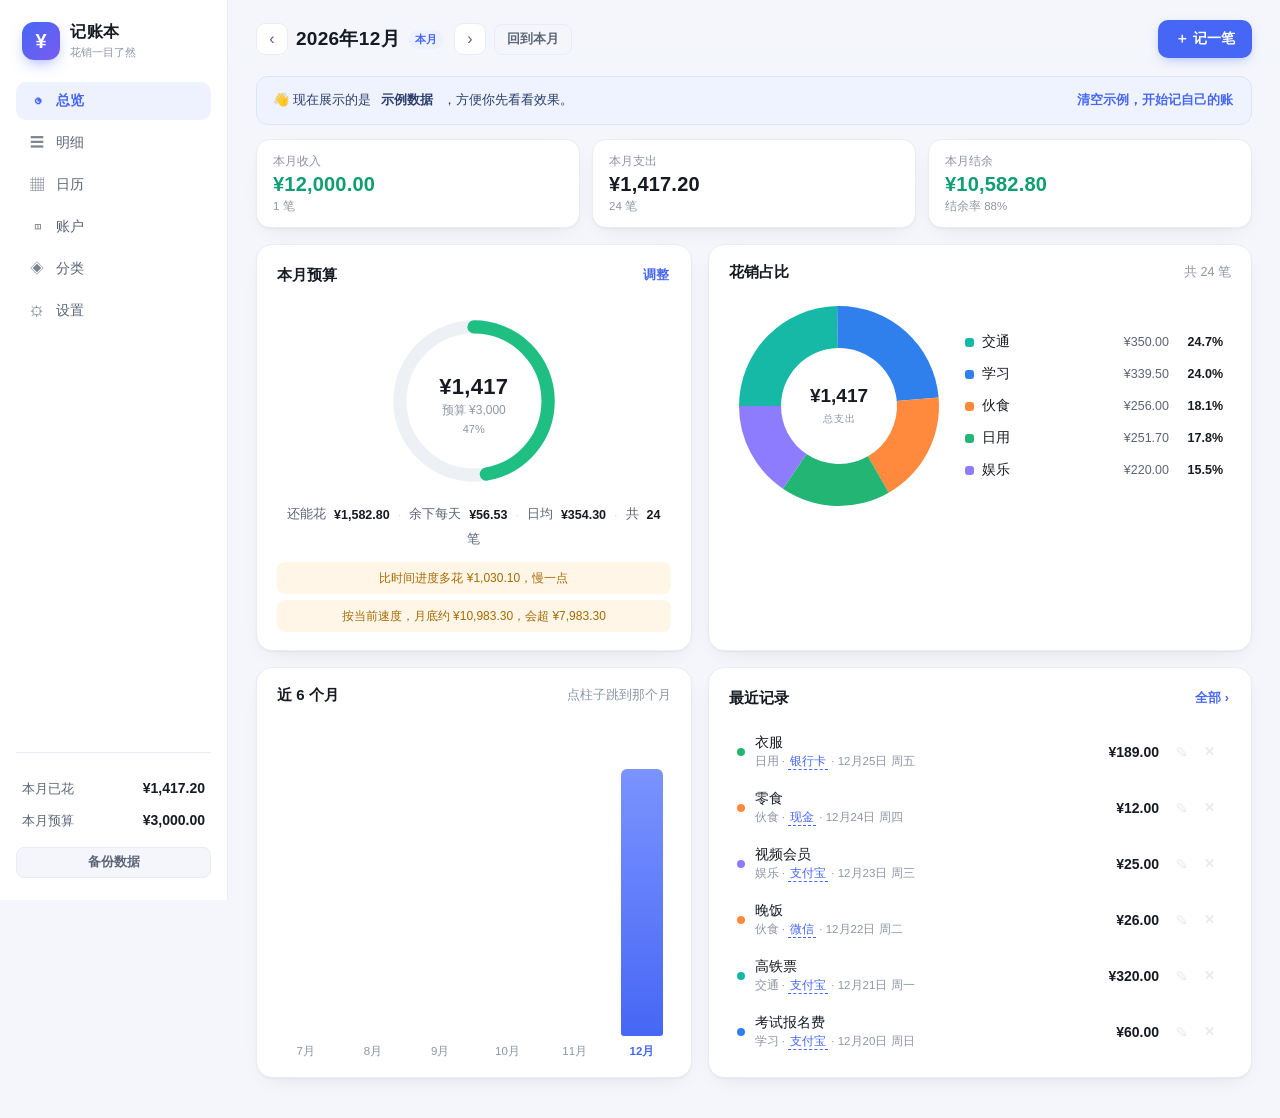
<file: index.html>
<!DOCTYPE html>
<html lang="zh-CN">
<head>
<meta charset="UTF-8">
<meta name="viewport" content="width=device-width, initial-scale=1.0, viewport-fit=cover">
<meta name="color-scheme" content="light">
<meta name="description" content="单文件离线记账工具：预算、扇形图、收入结余、多账户、日历日程、自动备份。">
<meta name="theme-color" content="#4667f5">
<title>记账本</title>
<link rel="manifest" href="./manifest.webmanifest">
<link rel="icon" type="image/png" sizes="192x192" href="./icon-192.png">
<link rel="apple-touch-icon" href="./apple-touch-icon.png">
<meta name="apple-mobile-web-app-capable" content="yes">
<meta name="apple-mobile-web-app-status-bar-style" content="default">
<meta name="apple-mobile-web-app-title" content="记账本">
<script>
/* 离线缓存：只在 http(s) 下注册，file:// 打开时会自动跳过 */
if ('serviceWorker' in navigator && location.protocol.indexOf('http') === 0) {
  window.addEventListener('load', function () {
    navigator.serviceWorker.register('./sw.js').catch(function () { /* 离线缓存不可用不影响使用 */ });
  });
}
</script>
<style>
/* ================= 记账本 · 样式 ================= */
:root {
  --bg: #f4f6fb;
  --card: #ffffff;
  --line: #e8ecf3;
  --text: #161a22;
  --text-2: #5b6474;
  --muted: #8d95a3;
  --primary: #4667f5;
  --primary-d: #3452d9;
  --danger: #e5484d;
  --good: #1fbf84;
  --warn: #f5a524;
  --radius: 16px;
  --shadow: 0 1px 2px rgba(18, 24, 40, .04), 0 8px 24px -12px rgba(18, 24, 40, .12);
}

* { box-sizing: border-box; }
html, body { height: 100%; }
body {
  margin: 0;
  background: var(--bg);
  color: var(--text);
  font-family: -apple-system, BlinkMacSystemFont, "Segoe UI", "微软雅黑", "PingFang SC",
    "Hiragino Sans GB", "Microsoft YaHei", sans-serif;
  font-size: 14px;
  -webkit-font-smoothing: antialiased;
}
button, input, select { font-family: inherit; font-size: inherit; color: inherit; }
button { cursor: pointer; }

/* 去掉数字输入框的上下箭头 */
input[type=number]::-webkit-outer-spin-button,
input[type=number]::-webkit-inner-spin-button { -webkit-appearance: none; margin: 0; }
input[type=number] { -moz-appearance: textfield; appearance: textfield; }

#app { display: flex; min-height: 100vh; max-width: 1600px; margin: 0 auto; }

/* ---------- 侧栏 ---------- */
.sidebar {
  width: 228px; flex: 0 0 228px;
  background: var(--card);
  border-right: 1px solid var(--line);
  padding: 22px 16px;
  display: flex; flex-direction: column;
  position: sticky; top: 0; height: 100vh;
}
.brand { display: flex; align-items: center; gap: 10px; padding: 0 6px 22px; }
.brand .logo {
  width: 38px; height: 38px; border-radius: 12px;
  background: linear-gradient(135deg, #4667f5, #7a5cf0);
  color: #fff; display: grid; place-items: center;
  font-size: 20px; font-weight: 700;
  box-shadow: 0 6px 16px -6px rgba(70, 103, 245, .7);
}
.brand b { display: block; font-size: 16px; letter-spacing: .5px; }
.brand small { color: var(--muted); font-size: 11px; }

.nav { display: flex; flex-direction: column; gap: 4px; }
.nav-item {
  display: flex; align-items: center; gap: 10px;
  padding: 10px 12px; border: 0; border-radius: 10px;
  background: transparent; color: var(--text-2);
  font-weight: 500; text-align: left; transition: .15s;
}
.nav-item i { font-style: normal; width: 18px; text-align: center; opacity: .8; }
.nav-item:hover { background: #f2f5fc; color: var(--text); }
.nav-item.active { background: #eef2ff; color: var(--primary); font-weight: 600; }
.nav-item.active i { opacity: 1; }

.side-foot { margin-top: auto; padding-top: 20px; border-top: 1px solid var(--line); }
.side-stat {
  display: flex; justify-content: space-between; align-items: baseline;
  padding: 7px 6px; font-size: 12.5px; color: var(--text-2);
}
.side-stat b { font-size: 14px; color: var(--text); font-variant-numeric: tabular-nums; }
.side-foot .btn { margin-top: 10px; }

/* ---------- 主区 ---------- */
.main { flex: 1; min-width: 0; display: flex; flex-direction: column; }

.topbar {
  display: flex; align-items: center; justify-content: space-between;
  gap: 16px; padding: 20px 28px 10px;
  position: sticky; top: 0; z-index: 20;
  background: linear-gradient(var(--bg) 70%, rgba(244, 246, 251, 0));
}
.month-switch { display: flex; align-items: center; gap: 8px; }
.month-title { display: flex; align-items: center; gap: 8px; font-size: 19px; min-width: 150px; }
.month-title b { font-weight: 700; letter-spacing: .3px; }
.tag {
  font-size: 11px; font-weight: 600; color: var(--primary);
  background: #eef2ff; padding: 2px 7px; border-radius: 999px;
}
.icon-btn {
  width: 32px; height: 32px; border-radius: 9px;
  border: 1px solid var(--line); background: var(--card);
  color: var(--text-2); font-size: 16px; line-height: 1;
  display: grid; place-items: center; transition: .15s;
}
.icon-btn:hover { background: #f4f6fb; color: var(--text); border-color: #d9e0ec; }
.icon-btn.tiny { width: 26px; height: 26px; font-size: 12px; border: 0; background: transparent; opacity: .5; }
.icon-btn.tiny:hover { opacity: 1; background: #f2f4f9; }
.icon-btn.tiny.danger:hover { background: #fdeaea; color: var(--danger); }

.content { padding: 8px 28px 40px; }

/* ---------- 按钮 ---------- */
.btn {
  border: 1px solid transparent; border-radius: 10px;
  padding: 9px 16px; font-weight: 600; transition: .15s;
  display: inline-flex; align-items: center; gap: 6px;
}
.btn.primary { background: var(--primary); color: #fff; box-shadow: 0 4px 12px -4px rgba(70, 103, 245, .5); }
.btn.primary:hover { background: var(--primary-d); }
.btn.ghost { background: #f4f6fb; color: var(--text-2); border-color: var(--line); }
.btn.ghost:hover { background: #ecf0f8; color: var(--text); }
.btn.danger { background: #fdeaea; color: var(--danger); }
.btn.danger:hover { background: #fbd8d9; }
.btn.small { padding: 6px 12px; font-size: 12.5px; border-radius: 8px; }
.btn.block { width: 100%; justify-content: center; }
.btn-row { display: flex; flex-wrap: wrap; gap: 8px; }
.link-btn {
  border: 0; background: transparent; color: var(--primary);
  font-size: 12.5px; font-weight: 600; padding: 4px 2px;
}
.link-btn:hover { text-decoration: underline; }

/* ---------- 卡片 ---------- */
.grid {
  display: grid;
  grid-template-columns: minmax(300px, 1fr) minmax(380px, 1.25fr);
  gap: 16px;
}
.grid2 {
  display: grid;
  grid-template-columns: repeat(auto-fit, minmax(340px, 1fr));
  gap: 16px;
  align-items: start;
}
.card {
  background: var(--card); border: 1px solid var(--line);
  border-radius: var(--radius); padding: 18px 20px;
  box-shadow: var(--shadow);
}
.card-head {
  display: flex; align-items: center; justify-content: space-between;
  gap: 10px; margin-bottom: 14px;
}
.card-head h3 { margin: 0; font-size: 15px; font-weight: 700; }
.muted { color: var(--muted); font-size: 12.5px; }
.hint { color: var(--muted); font-size: 12px; margin: 4px 0 0; line-height: 1.55; }
.danger-text { color: var(--danger); }

/* ---------- 提示条 ---------- */
.banner {
  display: flex; flex-wrap: wrap; align-items: center; gap: 10px;
  padding: 11px 16px; border-radius: 12px; font-size: 13px;
  margin-bottom: 14px; line-height: 1.6;
}
.banner.info { background: #eef3ff; color: #2c3e6b; border: 1px solid #dbe4ff; }
.banner.warn { background: #fff5e6; color: #8a5a00; border: 1px solid #ffe2b8; }
.banner.alert {
  background: #fdf6ec; color: #6b4a10; border: 1px solid #f6e0bc;
  align-items: flex-start; position: relative;
}
.alert-icon { font-size: 16px; line-height: 1.4; }
.alert-main { flex: 1; min-width: 0; }
.alert-head { font-weight: 700; font-size: 13px; margin-bottom: 8px; }
.alert-list { display: flex; flex-direction: column; gap: 6px; }
.alert-item {
  display: flex; align-items: center; gap: 10px;
  background: #fff; border: 1px solid #f0e2c8; border-radius: 9px;
  padding: 7px 10px;
}
.alert-time {
  flex: 0 0 44px; font-size: 12px; color: #a0763a;
  font-variant-numeric: tabular-nums; font-weight: 600;
}
.alert-title { flex: 1; min-width: 0; font-size: 13px; overflow: hidden; text-overflow: ellipsis; white-space: nowrap; }
.alert-done { font-size: 12px; color: #1f9d6d; font-weight: 600; }
.alert-sub { font-size: 12px; color: #8a6a33; margin-top: 8px; line-height: 1.6; }
.banner.alert .icon-btn.tiny { flex: 0 0 auto; }
.banner strong { font-weight: 700; }
.banner .link-btn { margin-left: auto; }

/* ---------- 预算圆环 ---------- */
.budget-card { display: flex; flex-direction: column; }
.ring-wrap { position: relative; display: grid; place-items: center; padding: 4px 0 10px; }
.ring { width: 190px; height: 190px; }
.ring-t1 { font-size: 26px; font-weight: 700; fill: var(--text); }
.ring-t2 { font-size: 11px; fill: var(--muted); letter-spacing: 2px; }
.ring-center { position: absolute; inset: 0; display: grid; place-content: center; text-align: center; gap: 2px; }
.ring-num { font-size: 22px; font-weight: 700; letter-spacing: .3px; font-variant-numeric: tabular-nums; }
.ring-num.over { color: var(--danger); }
.ring-sub { font-size: 12px; color: var(--muted); }
.ring-pct { font-size: 11px; color: var(--muted); margin-top: 2px; font-variant-numeric: tabular-nums; }

.list-sum {
  font-size: 12.5px; color: var(--text-2);
  padding: 0 8px 10px; border-bottom: 1px solid var(--line); margin-bottom: 4px;
}
.list-sum b { color: var(--text); font-variant-numeric: tabular-nums; }

.tips {
  display: flex; flex-wrap: wrap; align-items: center; justify-content: center;
  gap: 8px; font-size: 12.5px; color: var(--text-2); margin-bottom: 8px;
}
.tips b { color: var(--text); font-variant-numeric: tabular-nums; }
.dot-sep { color: #d3d9e4; }
.pace {
  font-size: 12px; padding: 7px 10px; border-radius: 8px;
  text-align: center; margin-top: 6px; line-height: 1.5;
}
.pace.warn { background: #fff6e8; color: #a86a00; }
.pace.good { background: #eaf9f2; color: #0d8a5f; }

/* ---------- 扇形图 ---------- */
.pie-wrap { display: flex; align-items: center; gap: 8px; }
.pie-box { flex: 0 0 220px; }
.pie { width: 220px; height: 220px; display: block; }
.slice { cursor: pointer; transition: opacity .15s, transform .15s; transform-origin: 110px 110px; }
.slice:hover, .slice.hover { opacity: .82; transform: scale(1.025); }
.pie-t1 { font-size: 19px; font-weight: 700; fill: var(--text); }
.pie-t2 { font-size: 10px; fill: var(--muted); letter-spacing: 1px; }

.legend {
  flex: 1; min-width: 0; display: flex; flex-direction: column; gap: 2px;
  max-height: 250px; overflow: auto; justify-content: center;
}
.legend-item {
  display: flex; align-items: center; gap: 8px;
  border: 0; background: transparent; padding: 6px 8px;
  border-radius: 8px; text-align: left; transition: .15s;
}
.legend-item:hover { background: #f5f7fc; }
.legend-item i { width: 9px; height: 9px; border-radius: 3px; flex: 0 0 9px; }
.legend-name { flex: 1; min-width: 0; overflow: hidden; text-overflow: ellipsis; white-space: nowrap; font-weight: 500; }
.legend-amt { font-variant-numeric: tabular-nums; color: var(--text-2); font-size: 12.5px; }
.legend-pct { width: 46px; text-align: right; font-variant-numeric: tabular-nums; font-weight: 600; font-size: 12.5px; }

/* ---------- 趋势柱 ---------- */
.trend-card { display: flex; flex-direction: column; }
.trend-card .bars { flex: 1; }
.bars { display: flex; align-items: flex-end; gap: 10px; height: 170px; min-height: 150px; padding-top: 10px; }
.bar-col { flex: 1; display: flex; flex-direction: column; align-items: center; gap: 8px; height: 100%; cursor: pointer; }
.bar-track { position: relative; width: 100%; max-width: 42px; flex: 1; display: flex; align-items: flex-end; }
.bar-budget {
  position: absolute; left: -6px; right: -6px; height: 0;
  border-top: 1.5px dashed #c2cbdb;
}
.bar-budget::after {
  content: ''; position: absolute; right: -1px; top: -3.5px;
  border: 3px solid transparent; border-left-color: #c2cbdb;
}
.bar-fill {
  position: relative; width: 100%; border-radius: 6px 6px 3px 3px;
  background: linear-gradient(180deg, #7b93ff, #4667f5);
  transition: .2s; min-height: 3px;
}
.bar-fill.over { background: linear-gradient(180deg, #ff8085, #e5484d); }
.bar-col:hover .bar-fill { filter: brightness(1.08); }
.bar-label { font-size: 11.5px; color: var(--muted); }
.bar-col.current .bar-label { color: var(--primary); font-weight: 700; }

/* ---------- 记录列表 ---------- */
.rec-list { display: flex; flex-direction: column; gap: 2px; }
.rec-row {
  display: flex; align-items: center; gap: 10px;
  padding: 9px 8px; border-radius: 10px; transition: .12s;
}
.rec-row:hover { background: #f7f9fd; }
.rec-dot { width: 8px; height: 8px; border-radius: 50%; flex: 0 0 8px; }
.rec-main { flex: 1; min-width: 0; }
.rec-item { font-weight: 500; overflow: hidden; text-overflow: ellipsis; white-space: nowrap; }
.rec-meta { font-size: 11.5px; color: var(--muted); margin-top: 2px; }
.rec-amt { font-weight: 600; font-variant-numeric: tabular-nums; }
.rec-ops { display: flex; gap: 2px; opacity: .3; transition: .15s; }
.rec-row:hover .rec-ops { opacity: 1; }

.day-group { margin-bottom: 6px; }
.day-head {
  display: flex; justify-content: space-between; align-items: baseline;
  padding: 10px 8px 6px; font-size: 12px; color: var(--text-2);
  border-bottom: 1px dashed var(--line); margin-bottom: 2px;
}
.day-head b { font-variant-numeric: tabular-nums; }

/* ---------- 快速记账 ---------- */
.quick { display: flex; gap: 10px; }
.quick-input {
  flex: 1; padding: 12px 16px; border-radius: 12px;
  border: 1.5px solid var(--line); background: #fafbfe;
  outline: none; transition: .15s;
}
.quick-input:focus { border-color: var(--primary); background: #fff; box-shadow: 0 0 0 4px rgba(70, 103, 245, .1); }
.quick-hint {
  font-size: 12px; color: var(--muted); padding: 8px 4px 14px;
  min-height: 20px; transition: .15s;
}
.quick-hint.live { color: var(--text-2); }

.chips { display: flex; flex-wrap: wrap; gap: 6px; margin-bottom: 14px; }
.chip {
  border: 1px solid var(--line); background: #fff; border-radius: 999px;
  padding: 5px 12px; font-size: 12.5px; color: var(--text-2);
  display: inline-flex; align-items: center; gap: 6px; transition: .15s;
}
.chip i { width: 7px; height: 7px; border-radius: 50%; }
.chip:hover { border-color: #cfd8e8; }
.chip.on { background: #eef2ff; border-color: #c7d3ff; color: var(--primary); font-weight: 600; }

/* ---------- 分类管理 ---------- */
.cat-list { display: flex; flex-direction: column; gap: 8px; max-width: 900px; }
.cat-row {
  display: flex; align-items: center; gap: 12px;
  padding: 10px 12px; border: 1px solid var(--line); border-radius: 12px;
  background: #fbfcfe;
}
.cat-color {
  width: 26px; height: 26px; padding: 0; border: 0; border-radius: 8px;
  background: transparent; cursor: pointer; flex: 0 0 26px;
}
.cat-color::-webkit-color-swatch-wrapper { padding: 0; }
.cat-color::-webkit-color-swatch { border: 2px solid #fff; border-radius: 8px; box-shadow: 0 0 0 1px var(--line); }
.cat-name {
  width: 100px; border: 1px solid transparent; background: transparent;
  padding: 5px 8px; border-radius: 8px; font-weight: 600;
}
.cat-name:hover { border-color: var(--line); background: #fff; }
.cat-name:focus { outline: none; border-color: var(--primary); background: #fff; }
.cat-budget { display: flex; align-items: center; gap: 5px; font-size: 12px; color: var(--muted); }
.num-in {
  width: 72px; padding: 5px 8px; border: 1px solid var(--line); border-radius: 8px;
  background: #fff; text-align: right; outline: none;
  font-variant-numeric: tabular-nums;
}
.num-in:focus { border-color: var(--primary); }
.num-in.wide { width: 160px; }
.num-in.big { width: 100%; font-size: 20px; font-weight: 700; padding: 10px 14px; text-align: left; }
.cat-usage {
  flex: 0 1 300px; min-width: 150px; max-width: 300px;
  display: flex; flex-direction: column; gap: 5px;
}
.cat-usage.plain { justify-content: center; }
.mini-bar { height: 5px; border-radius: 99px; background: #edf0f6; overflow: hidden; }
.mini-bar i { display: block; height: 100%; border-radius: 99px; transition: .3s; }

/* ---------- 表单 ---------- */
.field { display: flex; align-items: center; gap: 10px; margin-bottom: 12px; }
.field > span { flex: 0 0 auto; min-width: 72px; color: var(--text-2); font-size: 12.5px; }
.txt-in, .sel {
  flex: 1; padding: 9px 12px; border: 1px solid var(--line); border-radius: 10px;
  background: #fafbfe; outline: none; transition: .15s;
}
.txt-in:focus, .sel:focus { border-color: var(--primary); background: #fff; }
.kv { display: flex; justify-content: space-between; padding: 8px 2px; border-bottom: 1px dashed var(--line); font-size: 13px; color: var(--text-2); }
.kv:last-child { border-bottom: 0; }
.kv b { color: var(--text); font-variant-numeric: tabular-nums; }
.danger-zone {
  display: flex; align-items: center; justify-content: space-between;
  margin-top: 18px; padding-top: 14px; border-top: 1px solid var(--line);
  color: var(--text-2); font-size: 13px;
}

/* 自动备份 */
.bk-row {
  display: flex; align-items: center; gap: 10px;
  padding: 10px 12px; border: 1px solid var(--line); border-radius: 12px;
  background: #fbfcfe; margin-bottom: 8px;
}
.bk-dot { width: 8px; height: 8px; border-radius: 50%; background: #c9d1e0; flex: 0 0 8px; }
.bk-dot.on { background: var(--good); box-shadow: 0 0 0 3px rgba(31, 191, 132, .16); }
.bk-dot.pending { background: var(--warn); box-shadow: 0 0 0 3px rgba(245, 165, 36, .18); }
.bk-main { flex: 1; min-width: 0; }
.bk-title { font-weight: 600; font-size: 13px; }
.bk-sub { font-size: 11.5px; color: var(--muted); margin-top: 2px; line-height: 1.5; }

.snap-list { display: flex; flex-direction: column; gap: 6px; max-height: 46vh; overflow: auto; }
.snap-row {
  display: flex; align-items: center; gap: 10px;
  padding: 9px 10px; border: 1px solid var(--line); border-radius: 10px;
}
.snap-idx {
  width: 22px; height: 22px; border-radius: 6px; background: #f0f3f9;
  display: grid; place-items: center; font-size: 11px; color: var(--muted); flex: 0 0 22px;
}
.snap-main { flex: 1; min-width: 0; }
.snap-time { font-size: 13px; font-weight: 500; display: flex; align-items: center; gap: 6px; }
.snap-meta { font-size: 11.5px; color: var(--muted); margin-top: 2px; }

/* ---------- KPI 行 ---------- */
.kpi-row {
  display: grid;
  grid-template-columns: repeat(auto-fit, minmax(160px, 1fr));
  gap: 12px; margin-bottom: 16px;
}
.kpi {
  background: var(--card); border: 1px solid var(--line); border-radius: 14px;
  padding: 13px 16px; box-shadow: var(--shadow);
  display: flex; flex-direction: column; gap: 3px;
}
.kpi-label { font-size: 12px; color: var(--muted); }
.kpi-value { font-size: 20px; font-weight: 700; font-variant-numeric: tabular-nums; letter-spacing: .2px; }
.kpi-value.pos { color: #0e9f6e; }
.kpi-value.neg { color: var(--danger); }
.kpi-sub { font-size: 11.5px; color: var(--muted); }
.kpi-bar { height: 5px; border-radius: 99px; background: #edf0f6; overflow: hidden; margin-top: 5px; }
.kpi-bar i { display: block; height: 100%; background: linear-gradient(90deg, #34d399, #0e9f6e); border-radius: 99px; }

.pos { color: #0e9f6e; }
.neg { color: var(--danger); }
.rec-amt.income { color: #0e9f6e; }
.rec-amt.transfer { color: var(--muted); }

/* ---------- 分段切换 ---------- */
.seg {
  display: flex; gap: 4px; background: #f2f4f9; padding: 4px;
  border-radius: 11px; margin-bottom: 16px;
}
.seg-btn {
  flex: 1; border: 0; background: transparent; padding: 7px 0;
  border-radius: 8px; font-size: 13px; font-weight: 600; color: var(--text-2);
  transition: .15s;
}
.seg-btn:hover { color: var(--text); }
.seg-btn.on { background: #fff; color: var(--primary); box-shadow: 0 1px 3px rgba(20, 30, 60, .1); }

/* ---------- 账户 ---------- */
.acc-total {
  display: flex; justify-content: space-between; align-items: baseline;
  padding: 10px 4px 14px; border-bottom: 1px solid var(--line); margin-bottom: 10px;
  font-size: 13px; color: var(--text-2);
}
.acc-total b { font-size: 22px; font-variant-numeric: tabular-nums; color: var(--text); }
.acc-total b.neg { color: var(--danger); }
.acc-list { display: flex; flex-direction: column; gap: 6px; }
.acc-row {
  display: flex; align-items: center; gap: 10px;
  padding: 10px 12px; border: 1px solid var(--line); border-radius: 12px; background: #fbfcfe;
}
.acc-dot { width: 10px; height: 10px; border-radius: 3px; flex: 0 0 10px; }
.acc-main { flex: 1; min-width: 0; }
.acc-name { font-weight: 600; font-size: 13.5px; display: flex; align-items: center; gap: 6px; }
.acc-tag {
  font-size: 10px; font-weight: 600; color: var(--primary);
  background: #eef2ff; padding: 1px 6px; border-radius: 99px;
  letter-spacing: .3px;
}
.acc-sub { font-size: 11.5px; color: var(--muted); margin-top: 2px; }
.acc-bal { font-weight: 700; font-variant-numeric: tabular-nums; font-size: 15px; }
.acc-bal.neg { color: var(--danger); }

.check-row {
  display: flex; align-items: flex-start; gap: 8px;
  font-size: 12.5px; color: var(--text-2); line-height: 1.5;
  padding: 8px 0 4px; cursor: pointer;
}
.check-row input { margin-top: 2px; accent-color: var(--primary); }

.flow-list { display: flex; flex-direction: column; gap: 9px; }
.flow-row { display: flex; align-items: center; gap: 10px; font-size: 12.5px; }
.flow-name { flex: 0 0 66px; color: var(--text-2); overflow: hidden; text-overflow: ellipsis; white-space: nowrap; }
.flow-track { flex: 1; height: 7px; background: #eef1f7; border-radius: 99px; overflow: hidden; }
.flow-track i { display: block; height: 100%; border-radius: 99px; }
.flow-amt { flex: 0 0 84px; text-align: right; font-variant-numeric: tabular-nums; font-weight: 600; }

.chip.sm { padding: 4px 10px; font-size: 12px; border-radius: 8px; }
.quick-acc {
  display: flex; flex-wrap: wrap; align-items: center; gap: 6px;
  margin: -4px 0 12px; padding-left: 2px;
}
.quick-acc-label { font-size: 12px; color: var(--muted); margin-right: 2px; }
.quick-acc-chip { border-color: var(--line); background: #fff; }
.quick-acc-chip.on { background: #eef2ff; border-color: #c7d3ff; color: var(--primary); font-weight: 600; }

/* 记录行里可点击的账户名 */
.acc-link {
  border: 0; background: transparent; padding: 0 2px;
  font: inherit; color: var(--primary); cursor: pointer;
  border-bottom: 1px dashed currentColor;
}
.acc-link:hover { background: #eef2ff; border-radius: 4px; }
.acc-link.empty { color: var(--warn); }

/* 换账户弹窗 */
.chg-info {
  display: flex; align-items: baseline; justify-content: space-between;
  padding: 10px 4px 14px; border-bottom: 1px solid var(--line); margin-bottom: 14px;
  font-size: 14px;
}
.chg-info b { font-size: 18px; font-variant-numeric: tabular-nums; }
.acc-pick { display: flex; flex-direction: column; gap: 6px; }
.acc-pick-btn {
  display: flex; align-items: center; gap: 10px;
  padding: 11px 14px; border: 1px solid var(--line); border-radius: 10px;
  background: #fbfcfe; font: inherit; font-size: 14px; cursor: pointer;
  transition: .15s; text-align: left;
}
.acc-pick-btn:hover { background: #f2f6ff; border-color: #c7d3ff; }
.acc-pick-btn.on { border-color: var(--primary); background: #eef2ff; }
.acc-pick-btn i { width: 10px; height: 10px; border-radius: 3px; flex: 0 0 10px; }
.acc-pick-btn span { flex: 1; }
.acc-pick-btn em { font-style: normal; font-size: 11px; color: var(--primary); }

/* ---------- 日历 ---------- */
.cal-card { max-width: 980px; }
.cal-sum {
  display: grid; grid-template-columns: repeat(auto-fit, minmax(140px, 1fr));
  gap: 10px; margin-bottom: 18px;
}
.cal-kpi {
  background: #f7f9fd; border: 1px solid var(--line); border-radius: 12px;
  padding: 10px 14px; display: flex; flex-direction: column; gap: 3px;
}
.cal-kpi span { font-size: 11.5px; color: var(--muted); }
.cal-kpi b { font-size: 17px; font-variant-numeric: tabular-nums; }
.cal-kpi i { font-style: normal; font-size: 11px; color: var(--muted); }

.cal-week {
  display: grid; grid-template-columns: repeat(7, 1fr);
  gap: 6px; margin-bottom: 8px;
}
.cal-week span { text-align: center; font-size: 12px; color: var(--muted); }

.cal-grid { display: grid; grid-template-columns: repeat(7, 1fr); gap: 6px; max-width: 860px; }
.cal-cell {
  aspect-ratio: 1 / .82;
  display: flex; flex-direction: column; align-items: center; justify-content: center; gap: 2px;
  border: 1px solid var(--line); border-radius: 10px; background: #fff;
  padding: 4px; transition: .15s; font-variant-numeric: tabular-nums;
}
.cal-cell.blank { border-color: transparent; background: transparent; pointer-events: none; }
.cal-cell.has-data { cursor: pointer; border-color: transparent; }
.cal-cell.has-data:hover { transform: translateY(-2px); box-shadow: 0 6px 14px -8px rgba(30, 50, 100, .45); }
.cal-cell.lvl1 { background: #edf3ff; }
.cal-cell.lvl2 { background: #d3e2ff; }
.cal-cell.lvl3 { background: #a9c6ff; }
.cal-cell.lvl4 { background: #6b94f5; }
.cal-cell.lvl4 .cal-day, .cal-cell.lvl4 .cal-amt { color: #fff; }
.cal-cell.today { box-shadow: inset 0 0 0 2px var(--primary); }
.cal-day { font-size: 13px; font-weight: 600; color: var(--text-2); }
.cal-cell.has-data .cal-day { color: var(--text); }
.cal-amt { font-size: 11px; color: var(--text-2); font-weight: 600; }
.cal-cell.lvl3 .cal-amt, .cal-cell.lvl4 .cal-amt { color: #1a2b52; }
.cal-dot {
  width: 5px; height: 5px; border-radius: 50%;
  background: #ff7a45; margin-top: 1px;
}
.cal-cell.lvl4 .cal-dot { background: #fff3b0; }

.day-section { margin-bottom: 14px; }
.day-section-t {
  font-size: 12px; font-weight: 600; color: var(--text-2);
  padding: 4px 4px 8px;
}
.ev-row {
  display: flex; align-items: center; gap: 10px;
  padding: 8px 10px; border-radius: 10px; background: #f8faff;
  border: 1px solid #eaefff; margin-bottom: 6px;
}
.ev-time {
  flex: 0 0 46px; font-size: 12px; color: var(--primary);
  font-weight: 600; font-variant-numeric: tabular-nums;
}
.ev-main { flex: 1; min-width: 0; }
.ev-title { font-weight: 500; overflow: hidden; text-overflow: ellipsis; white-space: nowrap; }
.ev-meta { font-size: 11.5px; color: var(--muted); margin-top: 2px; }

.day-sum-bar {
  font-size: 12.5px; color: var(--text-2); padding: 0 4px 12px;
  border-bottom: 1px solid var(--line); margin-bottom: 6px;
}
.day-sum-bar b { color: var(--text); font-variant-numeric: tabular-nums; }

/* ---------- 空状态 ---------- */
.empty { text-align: center; padding: 26px 10px; color: var(--muted); }
.empty.small { padding: 12px; }
.empty-icon { font-size: 30px; opacity: .35; margin-bottom: 8px; }
.empty p { margin: 0 0 14px; font-size: 13px; }

/* ---------- 弹窗 ---------- */
.modal-mask {
  position: fixed; inset: 0; background: rgba(16, 22, 36, .42);
  backdrop-filter: blur(2px); z-index: 100;
  display: grid; place-items: center; padding: 20px;
  animation: fade .15s ease;
}
@keyframes fade { from { opacity: 0 } to { opacity: 1 } }
.modal {
  width: 100%; max-width: 440px; background: var(--card);
  border-radius: 18px; padding: 20px 22px;
  box-shadow: 0 24px 60px -12px rgba(16, 22, 36, .35);
  animation: pop .18s cubic-bezier(.2, .9, .3, 1.2);
}
.modal.small { max-width: 340px; }
@keyframes pop { from { transform: scale(.96); opacity: 0 } to { transform: scale(1); opacity: 1 } }
.modal-head { display: flex; align-items: center; justify-content: space-between; margin-bottom: 16px; }
.modal-head h3 { margin: 0; font-size: 16px; }
.modal-foot { display: flex; justify-content: flex-end; gap: 8px; margin-top: 18px; }

/* ---------- 提示条 ---------- */
.toast {
  position: fixed; left: 50%; bottom: 32px; transform: translate(-50%, 20px);
  background: #1c2230; color: #fff; padding: 11px 20px; border-radius: 12px;
  font-size: 13px; opacity: 0; pointer-events: none; transition: .22s;
  box-shadow: 0 12px 32px -8px rgba(0, 0, 0, .4); z-index: 200;
  max-width: 80vw;
}
.toast.show { opacity: 1; transform: translate(-50%, 0); }
.toast.err { background: var(--danger); }

/* ---------- 响应式 ---------- */
@media (max-width: 1080px) {
  .grid { grid-template-columns: 1fr; }
  .pie-wrap { flex-direction: column; }
  .pie-box { flex: none; }
  .legend { width: 100%; max-height: none; }
}
@media (max-width: 820px) {
  #app { flex-direction: column; }
  .sidebar {
    width: 100%; flex: none; height: auto; position: static;
    flex-direction: row; align-items: center; gap: 10px;
    padding: 12px 14px; overflow-x: auto;
    border-right: 0; border-bottom: 1px solid var(--line);
    scrollbar-width: none;
  }
  .sidebar::-webkit-scrollbar { display: none; }
  .brand { padding: 0; }
  .brand small { display: none; }
  .nav { flex-direction: row; gap: 2px; flex: 0 0 auto; }
  .nav-item { padding: 8px 12px; white-space: nowrap; flex: 0 0 auto; }
  .nav-item i { display: none; }
  .side-foot { display: none; }
  .topbar { padding: 14px 16px 8px; flex-wrap: wrap; gap: 10px; }
  .content { padding: 8px 16px 40px; }
  .month-title { font-size: 16px; min-width: 120px; }
  .cat-row { flex-wrap: wrap; }
  .cat-usage { flex: 1 0 100%; max-width: none; }
}

/* 手机竖屏：再收紧一档 */
@media (max-width: 480px) {
  /* 屏幕太窄，藏掉品牌文字，让 6 个导航项一屏放得下 */
  .brand b, .brand small { display: none; }
  .brand .logo { width: 34px; height: 34px; font-size: 18px; border-radius: 10px; }
  .sidebar { padding: 10px 12px; gap: 6px; }
  .topbar { padding: 10px 12px 6px; }
  .content { padding: 6px 12px 36px; }
  .month-title { font-size: 15px; min-width: auto; }
  .month-switch { flex-wrap: wrap; gap: 6px; }
  .btn { padding: 8px 13px; font-size: 13px; }
  .btn.small { padding: 6px 10px; }

  .kpi-row { grid-template-columns: repeat(2, 1fr); gap: 8px; }
  .kpi { padding: 10px 12px; }
  .kpi-value { font-size: 17px; }
  .kpi-label { font-size: 11px; }

  .card { padding: 14px 14px; border-radius: 14px; }
  .card-head h3 { font-size: 14px; }

  .pie { width: 180px; height: 180px; }
  .pie-box { flex: 0 0 auto; }
  .pie-t1 { font-size: 16px; }
  .legend-item { padding: 5px 6px; }
  .legend-amt { display: none; }

  .quick { flex-wrap: wrap; }
  .quick .btn { flex: 1 0 100%; justify-content: center; }
  .quick-input { font-size: 15px; }

  .rec-amt { font-size: 14px; }
  .rec-ops { opacity: .45; }

  .cal-cell { aspect-ratio: 1 / 1; border-radius: 8px; }
  .cal-day { font-size: 12px; }
  .cal-amt { font-size: 9.5px; }
  .cal-sum { grid-template-columns: repeat(2, 1fr); gap: 8px; }
  .cal-kpi { padding: 8px 10px; }
  .cal-kpi b { font-size: 15px; }

  .modal { padding: 16px 16px; border-radius: 16px; }
  .field > span { min-width: 60px; font-size: 12px; }

  .banner { font-size: 12.5px; padding: 10px 12px; }
  .banner .link-btn { margin-left: 0; }
}

/* 滚动条 */
::-webkit-scrollbar { width: 9px; height: 9px; }
::-webkit-scrollbar-thumb { background: #d5dbe6; border-radius: 99px; border: 2px solid var(--bg); }
::-webkit-scrollbar-thumb:hover { background: #c1c9d8; }

</style>
</head>
<body>
<div id="app"></div>
<script>
/* ================= 记账本 · 核心逻辑（纯函数，可在 Node 里自测） ================= */
var Core = (function () {
  'use strict';

  /* ---------- 工具 ---------- */
  function pad(n) { return n < 10 ? '0' + n : '' + n; }
  function ym(d) { return d.getFullYear() + '-' + pad(d.getMonth() + 1); }
  function ymd(d) { return ym(d) + '-' + pad(d.getDate()); }
  function parseYM(s) { var p = String(s).split('-'); return { y: +p[0], m: +p[1] }; }
  function daysInMonth(year, month) { return new Date(year, month, 0).getDate(); }
  function todayStr() { return ymd(new Date()); }
  function round2(n) { return Math.round((n + Number.EPSILON) * 100) / 100; }
  function clamp(n, a, b) { return Math.min(b, Math.max(a, n)); }
  function uid(prefix) {
    return (prefix || 'id') + '_' + Date.now().toString(36) + Math.random().toString(36).slice(2, 7);
  }
  function money(n) {
    if (n === null || n === undefined || isNaN(n)) return '—';
    return Number(n).toLocaleString('zh-CN', { minimumFractionDigits: 2, maximumFractionDigits: 2 });
  }
  function moneyShort(n) {
    if (n === null || n === undefined || isNaN(n)) return '—';
    if (Math.abs(n) >= 10000) return (n / 10000).toFixed(1) + '万';
    return Number(n).toLocaleString('zh-CN', { maximumFractionDigits: 0 });
  }
  function monthLabel(m) { var p = m.split('-'); return (+p[0]) + '年' + (+p[1]) + '月'; }
  function addMonths(m, k) {
    var p = parseYM(m);
    var d = new Date(p.y, p.m - 1 + k, 1);
    return ym(d);
  }
  function monthRange(m) {
    var p = parseYM(m);
    return { start: m + '-01', end: m + '-' + pad(daysInMonth(p.y, p.m)) };
  }

  /* ---------- 默认数据 ---------- */
  var DEFAULT_CATEGORIES = [
    { id: 'cat_food',   name: '伙食', color: '#FF8A3D', budget: 0 },
    { id: 'cat_fun',    name: '娱乐', color: '#8E7CFF', budget: 0 },
    { id: 'cat_study',  name: '学习', color: '#2F80ED', budget: 0 },
    { id: 'cat_traffic',name: '交通', color: '#16B8A6', budget: 0 },
    { id: 'cat_daily',  name: '日用', color: '#22B573', budget: 0 },
    { id: 'cat_home',   name: '居住', color: '#C4763C', budget: 0 },
    { id: 'cat_health', name: '医疗', color: '#FF6B8B', budget: 0 },
    { id: 'cat_social', name: '人情', color: '#E8B44A', budget: 0 },
    { id: 'cat_other',  name: '其他', color: '#98A2B3', budget: 0 }
  ];

  var DEFAULT_ACCOUNTS = [
    { id: 'acc_cash',   name: '现金',   color: '#8FA3BF', initBalance: 0 },
    { id: 'acc_wechat', name: '微信',   color: '#22C55E', initBalance: 0 },
    { id: 'acc_alipay', name: '支付宝', color: '#2E9BFF', initBalance: 0 },
    { id: 'acc_bank',   name: '银行卡', color: '#F59E0B', initBalance: 0 }
  ];

  var DEFAULT_INCOME_CATS = [
    { id: 'inc_salary', name: '工资',     color: '#16A34A' },
    { id: 'inc_bonus',  name: '奖金',     color: '#22C55E' },
    { id: 'inc_part',   name: '兼职',     color: '#4ADE80' },
    { id: 'inc_gift',   name: '红包',     color: '#F87171' },
    { id: 'inc_refund', name: '退款',     color: '#FBBF24' },
    { id: 'inc_other',  name: '其他收入', color: '#94A3B8' }
  ];

  // 老数据没有 type 字段，一律当支出
  function recType(r) { return (r && r.type) || 'expense'; }

  // 老的「支付方式」推断成账户
  function accountFromPay(pay, accounts) {
    var has = function (id) { return accounts.some(function (a) { return a.id === id; }); };
    var p = String(pay || '');
    if (p.indexOf('微信') >= 0 && has('acc_wechat')) return 'acc_wechat';
    if (p.indexOf('支付宝') >= 0 && has('acc_alipay')) return 'acc_alipay';
    if ((p.indexOf('银行') >= 0 || p.indexOf('花呗') >= 0 || p.indexOf('白条') >= 0) && has('acc_bank')) return 'acc_bank';
    if (p.indexOf('现金') >= 0 && has('acc_cash')) return 'acc_cash';
    return accounts.length ? accounts[0].id : '';
  }

  var EMPTY_STATE = function () {
    return {
      version: 2,
      settings: { userId: '', defaultMonthlyBudget: 3000, savingsGoal: 0 },
      categories: JSON.parse(JSON.stringify(DEFAULT_CATEGORIES)),
      incomeCategories: JSON.parse(JSON.stringify(DEFAULT_INCOME_CATS)),
      accounts: JSON.parse(JSON.stringify(DEFAULT_ACCOUNTS)),
      records: [],
      events: [],
      ai: { provider: 'deepseek', key: '', baseUrl: 'https://api.deepseek.com', model: 'deepseek-chat', enabled: false }
    };
  };

  function normalize(state) {
    var s = EMPTY_STATE();
    if (!state || typeof state !== 'object') return s;

    if (state.settings) s.settings = Object.assign(s.settings, state.settings);
    if (Array.isArray(state.categories) && state.categories.length) s.categories = state.categories;
    if (Array.isArray(state.incomeCategories) && state.incomeCategories.length) {
      s.incomeCategories = state.incomeCategories;
    }
    if (Array.isArray(state.accounts) && state.accounts.length) {
      s.accounts = state.accounts.filter(function (a) { return a && a.id && a.name; })
        .map(function (a) {
          return {
            id: a.id,
            name: String(a.name).slice(0, 12),
            color: a.color || '#8FA3BF',
            initBalance: round2(+a.initBalance || 0)
          };
        });
    }
    if (Array.isArray(state.records)) s.records = state.records;
    if (state.ai) s.ai = Object.assign(s.ai, state.ai);

    // 保证每条记录字段完整
    s.records = s.records
      .filter(function (r) { return r && r.date && !isNaN(+r.amount); })
      .map(function (r) {
        var type = recType(r);
        var acc = r.accountId || accountFromPay(r.pay, s.accounts);
        return {
          id: r.id || uid('rec'),
          type: type,
          date: r.date,
          categoryId: r.categoryId || (type === 'income' ? 'inc_other' : 'cat_other'),
          accountId: type === 'transfer' ? (r.accountId || '') : acc,
          toAccountId: type === 'transfer' ? (r.toAccountId || '') : '',
          item: r.item || '',
          amount: round2(Math.abs(+r.amount)),
          pay: r.pay || '',
          note: r.note || '',
          createdAt: r.createdAt || 0
        };
      });

    if (Array.isArray(state.events)) {
      s.events = state.events.filter(function (e) { return e && e.date; }).map(function (e) {
        return {
          id: e.id || uid('ev'),
          date: String(e.date).slice(0, 10),
          time: e.time || '',
          allDay: !!e.allDay,
          summary: String(e.summary || '未命名日程').slice(0, 80),
          location: String(e.location || '').slice(0, 60),
          description: '',
          amount: typeof e.amount === 'number' ? e.amount : null,
          source: e.source || 'ics'
        };
      });
    }
    return s;
  }

  /* ---------- 查询 ---------- */
  function monthBudget(state, month) {
    var ov = state.settings.monthBudgets || {};
    if (ov[month] !== undefined && ov[month] !== null && ov[month] !== '') return +ov[month];
    var sum = (state.categories || []).reduce(function (a, c) { return a + (+c.budget || 0); }, 0);
    if (sum > 0) return sum;
    return +(state.settings.defaultMonthlyBudget || 0);
  }

  function recordsOf(state, month) {
    return (state.records || []).filter(function (r) { return r.date.slice(0, 7) === month; });
  }

  function catBudgetTotal(state) {
    return (state.categories || []).reduce(function (a, c) { return a + (+c.budget || 0); }, 0);
  }

  /* ---------- 月度统计（核心） ---------- */
  function monthStats(state, month) {
    var p = parseYM(month);
    var total = daysInMonth(p.y, p.m);
    var recs = recordsOf(state, month);

    var budget = monthBudget(state, month);
    var expenseRecs = recs.filter(function (r) { return recType(r) === 'expense'; });
    var incomeRecs = recs.filter(function (r) { return recType(r) === 'income'; });

    var spent = expenseRecs.reduce(function (a, r) { return a + (+r.amount || 0); }, 0);
    var income = incomeRecs.reduce(function (a, r) { return a + (+r.amount || 0); }, 0);
    var savings = income - spent;

    var cats = (state.categories || []).map(function (c) {
      var rows = expenseRecs.filter(function (r) { return r.categoryId === c.id; });
      var amount = rows.reduce(function (a, r) { return a + (+r.amount || 0); }, 0);
      return {
        id: c.id, name: c.name, color: c.color,
        budget: +c.budget || 0,
        amount: round2(amount),
        count: rows.length,
        ratio: spent > 0 ? amount / spent : 0,
        budgetRatio: (+c.budget || 0) > 0 ? amount / (+c.budget) : null
      };
    });
    // 有花费却没有在分类表里找到的，归入“未分类”
    var unknown = expenseRecs.filter(function (r) {
      return !(state.categories || []).some(function (c) { return c.id === r.categoryId; });
    });
    if (unknown.length) {
      var ua = unknown.reduce(function (a, r) { return a + (+r.amount || 0); }, 0);
      cats.push({
        id: '__unknown', name: '未分类', color: '#B0B7C3', budget: 0,
        amount: round2(ua), count: unknown.length,
        ratio: spent > 0 ? ua / spent : 0, budgetRatio: null
      });
    }

    var incomeCats = (state.incomeCategories || []).map(function (c) {
      var rows = incomeRecs.filter(function (r) { return r.categoryId === c.id; });
      var amount = rows.reduce(function (a, r) { return a + (+r.amount || 0); }, 0);
      return {
        id: c.id, name: c.name, color: c.color,
        amount: round2(amount),
        count: rows.length,
        ratio: income > 0 ? amount / income : 0
      };
    }).filter(function (c) { return c.amount > 0; });

    var now = new Date();
    var isThisMonth = ym(now) === month;
    var nowDay = isThisMonth ? now.getDate() : total;
    var elapsed = isThisMonth ? clamp(now.getDate(), 0, total) : total;

    var today = expenseRecs.reduce(function (a, r) { return a + (r.date === todayStr() ? +r.amount : 0); }, 0);
    var byDay = [];
    for (var d = 1; d <= total; d++) {
      var ds = month + '-' + pad(d);
      byDay.push(expenseRecs.reduce(function (a, r) { return a + (r.date === ds ? +r.amount : 0); }, 0));
    }

    var remaining = budget > 0 ? budget - spent : null;
    var ideal = budget > 0 ? budget * elapsed / total : null;
    var avgPerDay = elapsed > 0 ? spent / elapsed : 0;
    var remainDays = Math.max(0, total - elapsed) + (isThisMonth ? 1 : 0);
    var dailyAllow = null, forecast = null;
    if (budget > 0) {
      dailyAllow = remainDays > 0 ? Math.max(0, remaining) / remainDays : 0;
      forecast = isThisMonth ? avgPerDay * total : spent;
    }

    return {
      month: month,
      label: monthLabel(month),
      total, elapsed, isThisMonth,
      budget: round2(budget),
      spent: round2(spent),
      income: round2(income),
      savings: round2(savings),
      savingsRate: income > 0 ? savings / income : null,
      usedRatio: budget > 0 ? spent / budget : null,
      remaining: remaining === null ? null : round2(remaining),
      ideal: ideal === null ? null : round2(ideal),
      avgPerDay: round2(avgPerDay),
      dailyAllow: dailyAllow === null ? null : round2(dailyAllow),
      forecast: forecast === null ? null : round2(forecast),
      overForecast: budget > 0 && forecast !== null ? forecast - budget : null,
      today: round2(today),
      count: expenseRecs.length,
      incomeCount: incomeRecs.length,
      totalCount: recs.length,
      remainingDays: Math.max(0, total - nowDay) + (isThisMonth ? 1 : 0),
      categories: cats,
      incomeCategories: incomeCats,
      byDay: byDay,
      records: recs.slice()
    };
  }

  /* ---------- 账户余额 ---------- */
  function accountBalances(state, month) {
    var bal = {}, flow = {};
    (state.accounts || []).forEach(function (a) {
      bal[a.id] = round2(+a.initBalance || 0);
      flow[a.id] = 0;
    });
    (state.records || []).forEach(function (r) {
      var amt = +r.amount || 0;
      if (month && r.date.slice(0, 7) !== month) return;
      var t = recType(r);
      if (t === 'income') {
        if (bal[r.accountId] !== undefined) { bal[r.accountId] = round2(bal[r.accountId] + amt); flow[r.accountId] = round2(flow[r.accountId] + amt); }
      } else if (t === 'expense') {
        if (bal[r.accountId] !== undefined) { bal[r.accountId] = round2(bal[r.accountId] - amt); flow[r.accountId] = round2(flow[r.accountId] - amt); }
      } else if (t === 'transfer') {
        if (bal[r.accountId] !== undefined) { bal[r.accountId] = round2(bal[r.accountId] - amt); flow[r.accountId] = round2(flow[r.accountId] - amt); }
        if (bal[r.toAccountId] !== undefined) { bal[r.toAccountId] = round2(bal[r.toAccountId] + amt); flow[r.toAccountId] = round2(flow[r.toAccountId] + amt); }
      }
    });
    return { balance: bal, flow: flow };
  }

  /* 最近 n 个月（含当月，按时间升序） */
  function trailingMonths(month, n) {
    var out = [];
    for (var i = n - 1; i >= 0; i--) out.push(addMonths(month, -i));
    return out;
  }

  /* ---------- 日历文件（.ics）解析 ---------- */

  // RFC 5545：长行会用「换行+空格」折行，先拼回去
  function unfoldICS(text) {
    var t = String(text || '').replace(/\r\n/g, '\n').replace(/\r/g, '\n');
    return t.replace(/\n[ \t]/g, '');
  }

  function unescapeICS(s) {
    return String(s)
      .replace(/\\[nN]/g, '\n')
      .replace(/\\,/g, ',')
      .replace(/\\;/g, ';')
      .replace(/\\\\/g, '\\');
  }

  function parsePropLine(line) {
    var colon = line.indexOf(':');
    if (colon < 0) return null;
    var head = line.slice(0, colon);
    var value = line.slice(colon + 1);
    var parts = head.split(';');
    var params = {};
    for (var i = 1; i < parts.length; i++) {
      var eq = parts[i].indexOf('=');
      if (eq < 0) continue;
      params[parts[i].slice(0, eq).toUpperCase()] = parts[i].slice(eq + 1).replace(/^"|"$/g, '');
    }
    return { name: parts[0].toUpperCase(), params: params, value: value };
  }

  // 20261030 / 20261030T090000 / 20261030T090000Z
  function parseICSDate(value, params) {
    var m = String(value || '').match(/^(\d{4})(\d{2})(\d{2})(?:T(\d{2})(\d{2})(\d{2}))?(Z)?$/);
    if (!m) return null;
    var y = +m[1], mo = +m[2], d = +m[3];
    var hasTime = !!m[4];
    var hh = hasTime ? +m[4] : 0, mi = hasTime ? +m[5] : 0;
    var dt;
    if (m[7] === 'Z') {
      dt = new Date(Date.UTC(y, mo - 1, d, hh, mi, 0));
      dt = new Date(dt.getTime()); // 交给本地时区换算
    } else {
      dt = new Date(y, mo - 1, d, hh, mi, 0);
    }
    return {
      date: ymd(dt),
      time: hasTime ? pad(dt.getHours()) + ':' + pad(dt.getMinutes()) : '',
      allDay: !hasTime
    };
  }

  function parseRRule(s) {
    var o = {};
    String(s || '').split(';').forEach(function (kv) {
      var i = kv.indexOf('=');
      if (i > 0) o[kv.slice(0, i).toUpperCase()] = kv.slice(i + 1);
    });
    return o;
  }

  function addMonthsClamp(dt, n) {
    var y = dt.getFullYear(), m = dt.getMonth() + n, d = dt.getDate();
    var last = daysInMonth(y + Math.floor(m / 12), (m % 12) + 1);
    return new Date(y + Math.floor(m / 12), m % 12, Math.min(d, last));
  }

  var WEEK_MAP = { SU: 0, MO: 1, TU: 2, WE: 3, TH: 4, FR: 5, SA: 6 };

  // 把一条（可能重复的）日程展开成日期列表，最多到 limit（YYYY-MM-DD）
  function expandEvent(startDate, rrule, limit) {
    var out = [startDate];
    if (!rrule) return out;
    var r = parseRRule(rrule);
    var freq = (r.FREQ || '').toUpperCase();
    var interval = Math.max(1, +(r.INTERVAL || 1));
    var count = r.COUNT ? +r.COUNT : 0;
    var until = r.UNTIL ? parseICSDate(r.UNTIL) : null;
    var maxN = count || 400;
    var base = new Date(startDate + 'T00:00:00');
    var limitDate = new Date(limit + 'T00:00:00');
    var guard = 0;

    if (freq === 'WEEKLY' && r.BYDAY) {
      var days = r.BYDAY.split(',').map(function (x) { return WEEK_MAP[x.trim().toUpperCase()]; })
        .filter(function (x) { return x !== undefined; });
      if (days.length) {
        var cursor = new Date(base);
        // 从本周开始，逐周推进
        var weekStart = new Date(cursor);
        weekStart.setDate(weekStart.getDate() - weekStart.getDay());
        while (guard++ < 800) {
          for (var i = 0; i < days.length; i++) {
            var off = (days[i] - 0);
            var day = new Date(weekStart);
            day.setDate(day.getDate() + off);
            var ds = ymd(day);
            if (day >= base && ds <= limit) {
              if (out.indexOf(ds) < 0) out.push(ds);
              if (out.length >= maxN) return out.sort();
            }
          }
          weekStart.setDate(weekStart.getDate() + 7 * interval);
          if (weekStart > limitDate) break;
        }
        return out.sort();
      }
    }

    var cur = new Date(base);
    while (guard++ < 800) {
      if (freq === 'DAILY') cur = new Date(cur.getFullYear(), cur.getMonth(), cur.getDate() + interval);
      else if (freq === 'WEEKLY') cur = new Date(cur.getFullYear(), cur.getMonth(), cur.getDate() + 7 * interval);
      else if (freq === 'MONTHLY') {
        if (r.BYMONTHDAY) {
          var dom = +String(r.BYMONTHDAY).split(',')[0];
          cur = addMonthsClamp(cur, interval);
          var last = daysInMonth(cur.getFullYear(), cur.getMonth() + 1);
          cur = new Date(cur.getFullYear(), cur.getMonth(), Math.min(dom, last));
        } else {
          cur = addMonthsClamp(cur, interval);
        }
      } else if (freq === 'YEARLY') {
        cur = new Date(cur.getFullYear() + interval, cur.getMonth(), cur.getDate());
      } else {
        break; // 不认识的频率，只保留第一次
      }
      var ds2 = ymd(cur);
      if (ds2 > limit) break;
      if (until && cur > until) break;
      out.push(ds2);
      if (out.length >= maxN) break;
    }
    return out.sort();
  }

  /* 解析 .ics 文本，返回 [{id,date,time,allDay,summary,location,description,amount}] */
  function parseICS(text, opts) {
    var o = opts || {};
    var horizon = o.months || 18;
    var limit = o.limitDate || ymd(addMonthsClamp(new Date(), horizon));
    var lines = unfoldICS(text).split('\n');
    var raw = [], cur = null, inEvent = false, inAlarm = false;

    for (var i = 0; i < lines.length; i++) {
      var line = lines[i].replace(/\s+$/, '');
      if (!line) continue;
      var up = line.toUpperCase();
      if (up === 'BEGIN:VEVENT') { cur = {}; inEvent = true; inAlarm = false; continue; }
      if (up === 'END:VEVENT') { if (cur) raw.push(cur); cur = null; inEvent = false; continue; }
      if (!inEvent) continue;
      if (up === 'BEGIN:VALARM') { inAlarm = true; continue; }
      if (up === 'END:VALARM') { inAlarm = false; continue; }
      if (inAlarm) continue;

      var p = parsePropLine(line);
      if (!p) continue;
      if (p.name === 'SUMMARY') cur.summary = unescapeICS(p.value);
      else if (p.name === 'DTSTART') cur.dtstart = p;
      else if (p.name === 'LOCATION') cur.location = unescapeICS(p.value);
      else if (p.name === 'DESCRIPTION') cur.description = unescapeICS(p.value);
      else if (p.name === 'RRULE') cur.rrule = p.value;
      else if (p.name === 'UID') cur.uid = p.value;
      else if (p.name === 'EXDATE') cur.exdate = (cur.exdate || []).concat(p.value.split(','));
    }

    var events = [];
    raw.forEach(function (e, idx) {
      if (!e.dtstart) return;
      var sd = parseICSDate(e.dtstart.value, e.dtstart.params);
      if (!sd) return;
      var dates = expandEvent(sd.date, e.rrule, limit);
      // 排除 EXDATE
      if (e.exdate) {
        var ex = e.exdate.map(function (v) { return parseICSDate(v, {}); })
          .filter(Boolean).map(function (x) { return x.date; });
        dates = dates.filter(function (d) { return ex.indexOf(d) < 0; });
      }
      dates.forEach(function (d, j) {
        events.push({
          id: 'ev_' + (e.uid || idx) + '_' + j,
          date: d,
          time: sd.time,
          allDay: sd.allDay,
          summary: (e.summary || '未命名日程').slice(0, 80),
          location: (e.location || '').slice(0, 60),
          description: (e.description || '').slice(0, 200),
          amount: extractAmount(e.summary || ''),
          source: 'ics'
        });
      });
    });

    // 去重 + 按日期排序
    var seen = {}, uniq = [];
    events.forEach(function (ev) {
      var k = ev.date + '|' + ev.summary + '|' + ev.time;
      if (seen[k]) return;
      seen[k] = 1;
      uniq.push(ev);
    });
    uniq.sort(function (a, b) {
      return a.date < b.date ? -1 : a.date > b.date ? 1 : 0;
    });
    return uniq;
  }

  /* 从日程标题里猜金额：「交房租 3000」「话费 59 元」「¥120」 */
  function extractAmount(text) {
    var s = String(text || '');
    function clean(v) {
      return (v > 0 && v < 1e7) ? Math.round(v * 100) / 100 : null;
    }
    // 1) 带货币符号最可靠
    var m = s.match(/[¥￥]\s*(\d+(?:\.\d{1,2})?)/);
    if (m) return clean(+m[1]);
    // 2) 带「元 / 块」
    m = s.match(/(\d+(?:\.\d{1,2})?)\s*(?:元|块)/);
    if (m) return clean(+m[1]);
    // 3) 裸数字：从右往左挑，排除「第3次」「2026年」「10月」「20日」这类
    var all = s.match(/\d+(?:\.\d{1,2})?/g);
    if (!all) return null;
    for (var i = all.length - 1; i >= 0; i--) {
      var v = +all[i];
      if (v < 10) continue;
      var pos = s.lastIndexOf(all[i]);
      var prev = pos > 0 ? s.charAt(pos - 1) : '';
      var next = s.charAt(pos + all[i].length);
      if (prev === '第') continue;
      if (next && '年月日号次个点'.indexOf(next) >= 0) continue;
      return clean(v);
    }
    return null;
  }

  /* ---------- 日历：某月每天花多少 ---------- */
  function monthCalendar(state, month) {
    var p = parseYM(month);
    var total = daysInMonth(p.y, p.m);
    var firstDow = new Date(p.y, p.m - 1, 1).getDay(); // 0 = 周日
    var sums = {}, counts = {}, incs = {};
    (state.records || []).forEach(function (r) {
      if (r.date.slice(0, 7) !== month) return;
      var d = +r.date.slice(8, 10);
      if (recType(r) === 'income') {
        incs[d] = (incs[d] || 0) + (+r.amount || 0);
        return;
      }
      if (recType(r) !== 'expense') return;
      sums[d] = (sums[d] || 0) + (+r.amount || 0);
      counts[d] = (counts[d] || 0) + 1;
    });
    var max = 0;
    for (var k in sums) if (sums[k] > max) max = sums[k];
    var cells = [];
    for (var d = 1; d <= total; d++) {
      var amt = round2(sums[d] || 0);
      cells.push({
        day: d,
        date: month + '-' + pad(d),
        amount: amt,
        income: round2(incs[d] || 0),
        count: counts[d] || 0,
        // 热力等级 0~4
        level: amt > 0 ? Math.min(4, Math.ceil(amt / max * 4)) : 0
      });
    }
    return { firstDow: firstDow, days: total, cells: cells, max: round2(max), month: month };
  }

  /* ---------- 扇形图数据：小占比合并为“其他” ---------- */
  function pieSlices(stats, threshold) {
    var th = threshold === undefined ? 0.02 : threshold;
    var arr = stats.categories
      .filter(function (c) { return c.amount > 0; })
      .sort(function (a, b) { return b.amount - a.amount; })
      .map(function (c) {
        return { id: c.id, name: c.name, color: c.color, amount: c.amount, ratio: c.ratio, merged: [] };
      });
    if (arr.length <= 1) return arr;
    var small = arr.filter(function (s) { return s.ratio < th; });
    if (!small.length) return arr;
    var big = arr.filter(function (s) { return s.ratio >= th; });
    var sum = small.reduce(function (a, s) { return a + s.amount; }, 0);
    if (!big.length) return arr;
    big.push({
      id: '__merged',
      name: '其他 ' + small.length + ' 项',
      color: '#C3CAD6',
      amount: round2(sum),
      ratio: stats.spent > 0 ? sum / stats.spent : 0,
      merged: small.map(function (s) { return s.name; })
    });
    return big;
  }

  /* 扇区路径（支持环形） */
  function arcPath(cx, cy, r0, r1, a0, a1) {
    var big = a1 - a0 > Math.PI ? 1 : 0;
    function pt(r, a) { return [cx + r * Math.sin(a), cy - r * Math.cos(a)]; }
    var p0 = pt(r0, a0), p1 = pt(r0, a1), q0 = pt(r1, a0), q1 = pt(r1, a1);
    if (a1 - a0 >= Math.PI * 2 - 1e-6) {
      // 整圆
      return 'M ' + (cx - r1) + ' ' + cy + ' A ' + r1 + ' ' + r1 + ' 0 1 1 ' + (cx + r1) + ' ' + cy +
        ' A ' + r1 + ' ' + r1 + ' 0 1 1 ' + (cx - r1) + ' ' + cy + ' Z' +
        ' M ' + (cx - r0) + ' ' + cy + ' A ' + r0 + ' ' + r0 + ' 0 1 0 ' + (cx + r0) + ' ' + cy +
        ' A ' + r0 + ' ' + r0 + ' 0 1 0 ' + (cx - r0) + ' ' + cy + ' Z';
    }
    return ['M', q0[0], q0[1], 'A', r1, r1, 0, big, 1, q1[0], q1[1],
      'L', p1[0], p1[1], 'A', r0, r0, 0, big, 0, p0[0], p0[1], 'Z'].join(' ');
  }

  /* ---------- 自然语言记账解析 ---------- */
  var CAT_ALIASES = [
    ['伙食', ['早饭', '早饭', '早餐', '午饭', '午饭', '午餐', '晚饭', '晚餐', '夜宵', '宵夜', '早餐',
      '吃', '饭', '外卖', '食堂', '奶茶', '咖啡', '零食', '水果', '饮料', '可乐', '面包', '包子',
      '菜', '食材', '超市买菜', '聚餐', '火锅', '烧烤', '炸鸡', '汉堡', '面条', '米粉', '米线', '餐']],
    ['娱乐', ['玩', '游戏', '电影', '电影票', '演出', 'KTV', 'ktv', '唱歌', '门票', '演唱会', '剧本杀',
      '桌游', '密室', '游戏充值', '会员', '视频会员', '旅游', '旅行', '手办', '玩具']],
    ['学习', ['书', '教材', '书本', '课本', '课程', '网课', '考试', '报名费', '报名', '文具', '笔', '本子',
      '打印', '复印', '学费', '培训', '辅导', '题库', '真题', '证书', 'iPad', '平板', '电脑', '键盘',
      '鼠标', '充电宝', '学习', '四六级', '雅思', '托福', '考研', '考公']],
    ['交通', ['公交', '地铁', '打车', '出租车', '滴滴', '高铁', '火车', '机票', '飞机', '共享单车',
      '单车', '加油', '停车', '车票', '交通', '车费']],
    ['日用', ['纸巾', '洗发水', '沐浴露', '牙膏', '牙刷', '洗衣液', '日用品', '超市', '超市购物', '日化',
      '袜子', '内衣', '衣服', '鞋', '服装', '护肤', '化妆', '理容', '剪头发', '理发', '日用']],
    ['居住', ['房租', '水费', '电费', '燃气', '物业', '住宿', '酒店', '宾馆', '宿管', '水电', '宽带',
      '网费', '话费', '电费']],
    ['医疗', ['药', '买药', '门诊', '看病', '医院', '挂号', '体检', '牙', '牙医', '疫苗', '医疗']],
    ['人情', ['红包', '礼金', '随礼', '份子钱', '礼物', '送礼', '请客', '人情']]
  ];
  var PAY_ALIASES = [
    ['微信', ['微信', 'wx']],
    ['支付宝', ['支付宝', 'zfb']],
    ['银行卡', ['银行卡', '银行', '卡', '信用卡']],
    ['现金', ['现金']],
    ['花呗/白条', ['花呗', '白条']]
  ];

  function guessCategory(text, state) {
    for (var i = 0; i < CAT_ALIASES.length; i++) {
      var name = CAT_ALIASES[i][0];
      var hit = CAT_ALIASES[i][1].some(function (w) { return text.indexOf(w) >= 0; });
      if (!hit) continue;
      var cat = state.categories.filter(function (c) { return c.name === name; })[0];
      if (cat) return cat.id;
    }
    var o = state.categories.filter(function (c) { return c.name === '其他'; })[0];
    return o ? o.id : (state.categories[0] && state.categories[0].id);
  }

  var INCOME_WORDS = /(收入|工资|薪水|薪资|奖金|年终奖|分红|报销|退款|退税|兼职|外快|进账|到账|收到|赚了)/;
  var INCOME_CAT_MAP = [
    ['工资', ['工资', '薪水', '薪资', '发薪']],
    ['奖金', ['奖金', '年终奖', '分红', '提成']],
    ['兼职', ['兼职', '外快', '稿费', '私活']],
    ['红包', ['红包', '收礼', '压岁钱']],
    ['退款', ['退款', '报销', '退税', '返现']]
  ];

  function guessIncomeCategory(text, state) {
    var list = state.incomeCategories || [];
    for (var i = 0; i < INCOME_CAT_MAP.length; i++) {
      var hit = INCOME_CAT_MAP[i][1].some(function (w) { return String(text).indexOf(w) >= 0; });
      if (hit) {
        var c = list.filter(function (x) { return x.name === INCOME_CAT_MAP[i][0]; })[0];
        if (c) return c.id;
      }
    }
    var other = list.filter(function (x) { return x.name === '其他收入'; })[0];
    return other ? other.id : (list[0] && list[0].id);
  }

  // 判断一句话是收入还是支出
  function guessRecType(text) {
    var s = String(text || '');
    if (/发红包|发个红包|包红包|随礼/.test(s)) return 'expense';
    if (INCOME_WORDS.test(s)) return 'income';
    return 'expense';
  }

  /* 输入一句话，输出 {date, amount, item, categoryId, pay, type}；date 为 null 表示没识别到 */
  function parseQuick(text, state, today) {
    var raw = String(text || '').trim();
    var t = raw;
    var out = { raw: raw, date: null, amount: null, item: '', categoryId: null, pay: '' };

    // 1) 先认日期：否则「10月3日」里的 10 会被当成金额
    var now = today ? new Date(today + 'T00:00:00') : new Date();
    var dm = t.match(/(\d{1,2})\s*月\s*(\d{1,2})\s*[日号]?/);
    if (dm) {
      out.date = ymd(new Date(now.getFullYear(), +dm[1] - 1, +dm[2]));
      t = t.replace(dm[0], ' ');
    } else if (/昨天/.test(t)) {
      out.date = ymd(new Date(now.getFullYear(), now.getMonth(), now.getDate() - 1));
      t = t.replace(/昨天/g, ' ');
    } else if (/前天/.test(t)) {
      out.date = ymd(new Date(now.getFullYear(), now.getMonth(), now.getDate() - 2));
      t = t.replace(/前天/g, ' ');
    } else if (/今天/.test(t)) {
      out.date = ymd(now);
      t = t.replace(/今天/g, ' ');
    }

    // 2) 再认金额：优先「带元/块」的，其次取句子里最后一个数字
    var cand = t.match(/(\d+(?:\.\d{1,2})?)\s*(?:元|块|rmb|RMB)/i);
    if (cand) {
      out.amount = +cand[1];
      t = t.slice(0, cand.index) + ' ' + t.slice(cand.index + cand[0].length);
    } else {
      var nums = t.match(/\d+(?:\.\d{1,2})?/g);
      if (nums && nums.length) {
        var last = nums[nums.length - 1];
        var at = t.lastIndexOf(last);
        out.amount = +last;
        t = t.slice(0, at) + ' ' + t.slice(at + last.length);
      }
    }

    // 3) 支付方式
    for (var i = 0; i < PAY_ALIASES.length; i++) {
      for (var j = 0; j < PAY_ALIASES[i][1].length; j++) {
        var w = PAY_ALIASES[i][1][j];
        var re = new RegExp(w, 'g');
        if (re.test(t)) {
          out.pay = PAY_ALIASES[i][0];
          t = t.replace(re, ' ');
          break;
        }
      }
      if (out.pay) break;
    }

    // 4) 分类（先判断是收入还是支出）
    out.type = guessRecType(t);
    if (out.type === 'income') {
      out.categoryId = guessIncomeCategory(t, state);
      out.accountId = accountFromPay(out.pay, state.accounts || []);
    } else {
      out.categoryId = guessCategory(t, state);
      out.accountId = accountFromPay(out.pay, state.accounts || []);
    }

    // 5) 项目名
    out.item = t.replace(/[，,。.、；;:：!！?？\s]+/g, ' ').trim() || (out.amount ? '支出' : '');
    return out;
  }

  /* ---------- 导入导出 ---------- */
  function toCSV(records, state) {
    var catName = function (r) {
      var list = recType(r) === 'income' ? (state.incomeCategories || []) : (state.categories || []);
      var c = list.filter(function (x) { return x.id === r.categoryId; })[0];
      return c ? c.name : '未分类';
    };
    var accName = function (id) {
      var a = (state.accounts || []).filter(function (x) { return x.id === id; })[0];
      return a ? a.name : '';
    };
    var typeName = { expense: '支出', income: '收入', transfer: '转账' };
    var esc = function (v) {
      var s = v === null || v === undefined ? '' : String(v);
      return /[",\n]/.test(s) ? '"' + s.replace(/"/g, '""') + '"' : s;
    };
    var lines = ['日期,类型,分类,项目,金额,账户,支付方式,备注'];
    records.slice()
      .sort(function (a, b) { return a.date < b.date ? -1 : a.date > b.date ? 1 : 0; })
      .forEach(function (r) {
        lines.push([
          r.date,
          typeName[recType(r)] || '支出',
          catName(r),
          r.item,
          r.amount,
          recType(r) === 'transfer' ? (accName(r.accountId) + '→' + accName(r.toAccountId)) : accName(r.accountId),
          r.pay,
          r.note
        ].map(esc).join(','));
      });
    return '\ufeff' + lines.join('\r\n');
  }

  /* ---------- 自测 ---------- */
  function _selfTest() {
    var errors = [];
    var ok = function (cond, msg) { if (!cond) errors.push(msg); };

    var st = normalize(null);
    ok(st.categories.length === 9, '默认分类数量应为 9');

    // 空数据
    var s0 = monthStats(st, '2026-10');
    ok(s0.spent === 0, '空数据支出应为 0');
    ok(s0.usedRatio === null || s0.usedRatio === 0, '空数据占比应可用');
    ok(pieSlices(s0).length === 0, '空数据扇区应为空');

    // 示例数据
    var foods = st.categories[0].id, fun = st.categories[1].id, study = st.categories[2].id;
    st.records = [
      { id: 'a', date: '2026-10-01', categoryId: foods, item: '午饭', amount: 20, pay: '微信' },
      { id: 'b', date: '2026-10-01', categoryId: foods, item: '晚饭', amount: 30, pay: '微信' },
      { id: 'c', date: '2026-10-02', categoryId: fun, item: '电影', amount: 50, pay: '支付宝' },
      { id: 'd', date: '2026-10-03', categoryId: study, item: '教材', amount: 100, pay: '现金' },
      { id: 'e', date: '2026-09-30', categoryId: foods, item: '上月', amount: 999, pay: '' }
    ];
    st.settings.defaultMonthlyBudget = 1000;
    var s1 = monthStats(st, '2026-10');
    ok(s1.spent === 200, '10 月支出应为 200，实际 ' + s1.spent);
    ok(s1.budget === 1000, '10 月预算应取默认值 1000');
    ok(s1.remaining === 800, '剩余应为 800');
    ok(s1.count === 4, '10 月记录数应为 4');
    var fc = s1.categories.filter(function (c) { return c.id === foods; })[0];
    ok(fc.amount === 50, '伙食应为 50');
    ok(Math.abs(fc.ratio - 0.25) < 1e-9, '伙食占比应为 25%');
    var sc = s1.categories.filter(function (c) { return c.id === study; })[0];
    ok(Math.abs(sc.ratio - 0.5) < 1e-9, '学习占比应为 50%');
    ok(s1.byDay.length === 31, '10 月应有 31 天');
    ok(s1.byDay[0] === 50 && s1.byDay[1] === 50 && s1.byDay[2] === 100, '按日统计不对');

    // 分类预算优先于默认
    st.categories[0].budget = 500;
    var s2 = monthStats(st, '2026-10');
    ok(s2.budget === 500, '分类预算合计应覆盖默认值，实际 ' + s2.budget);
    // 月覆盖优先
    st.settings.monthBudgets = { '2026-10': 2000 };
    var s3 = monthStats(st, '2026-10');
    ok(s3.budget === 2000, '月覆盖应为 2000，实际 ' + s3.budget);
    st.settings.monthBudgets = {};

    // 历史月不按“今天”截断
    var s4 = monthStats(st, '2026-09');
    ok(s4.spent === 999, '9 月支出应为 999');
    ok(s4.elapsed === 30, '历史月 elapsed 应为整月');

    // 扇形图合并
    st.categories.forEach(function (c) { c.budget = 0; });
    st.records = [];
    var mk = function (id, amt, date) {
      st.records.push({ id: uid('t'), date: date || '2026-10-05', categoryId: id, item: 'x', amount: amt, pay: '' });
    };
    mk(foods, 970); mk(fun, 10); mk(study, 10); mk('cat_traffic', 10);
    var sv = monthStats(st, '2026-10');
    var slices = pieSlices(sv, 0.02);
    ok(slices.length === 2, '合并后应剩 2 个扇区，实际 ' + slices.length);
    ok(slices[0].name === '伙食', '最大扇区应为伙食');
    ok(Math.abs(slices[1].amount - 30) < 1e-9, '合并金额应为 30');
    var sumRatio = slices.reduce(function (a, s) { return a + s.ratio; }, 0);
    ok(Math.abs(sumRatio - 1) < 1e-9, '扇区占比之和应为 1，实际 ' + sumRatio);
    var sumAmt = slices.reduce(function (a, s) { return a + s.amount; }, 0);
    ok(Math.abs(sumAmt - 1000) < 1e-9, '扇区金额之和应为全部支出');

    // 不合并时按金额降序
    st.records = []; mk(foods, 100, '2026-10-01'); mk(fun, 200, '2026-10-01');
    var s6 = pieSlices(monthStats(st, '2026-10'), 0);
    ok(s6[0].name === '娱乐' && s6[1].name === '伙食', '应按时金额降序');

    // 弧路径
    ok(/^M /.test(arcPath(100, 100, 50, 100, 0, Math.PI / 2)), 'arcPath 输出异常');
    ok(/^M /.test(arcPath(100, 100, 0, 100, 0, Math.PI * 2)), '整圆输出异常');

    // 自然语言解析
    st = normalize(null);
    var t1 = parseQuick('午饭花了20块', st, '2026-10-26');
    ok(t1.amount === 20, '解析金额失败: ' + t1.amount);
    ok(t1.categoryId === st.categories[0].id, '“午饭”应归伙食');
    var t2 = parseQuick('昨天电影票 45 支付宝', st, '2026-10-26');
    ok(t2.amount === 45, '解析金额失败');
    ok(t2.date === '2026-10-25', '“昨天”应为 10-25，实际 ' + t2.date);
    ok(t2.categoryId === st.categories[1].id, '“电影票”应归娱乐');
    ok(t2.pay === '支付宝', '解析支付方式失败');
    var t3 = parseQuick('10月3日 买课本 59元', st, '2026-10-26');
    ok(t3.amount === 59, '解析金额失败');
    ok(t3.date === '2026-10-03', '“10月3日”应为 10-03，实际 ' + t3.date);
    ok(t3.categoryId === st.categories[2].id, '“课本”应归学习');
    var t4 = parseQuick('打车 18', st, '2026-10-26');
    ok(t4.categoryId === st.categories[3].id, '“打车”应归交通');
    var t5 = parseQuick('买4本书 59元', st, '2026-10-26');
    ok(t5.amount === 59, '“买4本书 59元”金额应为 59，实际 ' + t5.amount);
    var t6 = parseQuick('明天早饭', st, '2026-10-26');
    ok(t6.amount === null, '没有金额时应为 null');

    // 月份工具
    ok(addMonths('2026-01', -1) === '2025-12', 'addMonths 跨年错误');
    ok(daysInMonth(2028, 2) === 29, '闰年天数错误');
    ok(monthRange('2026-10').end === '2026-10-31', 'monthRange 错误');

    // 归一化容错
    var nn = normalize({ records: [{ date: '2026-10-01', amount: '12.345', item: 'x' }, { bad: 1 }] });
    ok(nn.records.length === 1 && nn.records[0].amount === 12.35, 'normalize 容错失败');

    // CSV
    var csv = toCSV(st.records.length ? st.records : [
      { date: '2026-10-01', categoryId: foods, item: 'a,b', amount: 1.5, pay: '微信', note: '' }
    ], st);
    ok(csv.indexOf('日期,类型,分类,项目,金额,账户,支付方式,备注') >= 0, 'CSV 表头缺失');
    ok(csv.indexOf('"a,b"') >= 0, 'CSV 引号转义失败');

    // ---------- 收入 / 结余 / 账户 ----------
    var stI = normalize(null);
    var foodId2 = stI.categories[0].id;
    stI.records = [
      { id: 'i1', date: '2026-10-01', type: 'income', categoryId: 'inc_salary', accountId: 'acc_bank', item: '工资', amount: 8000 },
      { id: 'i2', date: '2026-10-05', type: 'expense', categoryId: foodId2, accountId: 'acc_wechat', item: '午饭', amount: 30 },
      { id: 'i3', date: '2026-10-06', type: 'expense', categoryId: foodId2, accountId: 'acc_wechat', item: '晚饭', amount: 20 }
    ];
    var sI = monthStats(stI, '2026-10');
    ok(sI.income === 8000, '收入应为 8000，实际 ' + sI.income);
    ok(sI.spent === 50, '支出应为 50，实际 ' + sI.spent);
    ok(sI.savings === 7950, '结余应为 7950，实际 ' + sI.savings);
    ok(sI.count === 2, '支出笔数应为 2，实际 ' + sI.count);
    ok(sI.incomeCount === 1, '收入笔数应为 1，实际 ' + sI.incomeCount);
    ok(sI.incomeCategories.length === 1 && sI.incomeCategories[0].name === '工资', '收入分类统计不对');

    var ab = accountBalances(stI);
    ok(ab.balance.acc_bank === 8000, '银行卡余额应为 8000，实际 ' + ab.balance.acc_bank);
    ok(ab.balance.acc_wechat === -50, '微信余额应为 -50，实际 ' + ab.balance.acc_wechat);

    stI.records.push({ id: 't1', date: '2026-10-07', type: 'transfer', accountId: 'acc_bank', toAccountId: 'acc_wechat', amount: 500 });
    var ab2 = accountBalances(stI);
    ok(ab2.balance.acc_bank === 7500, '转账后银行卡应为 7500，实际 ' + ab2.balance.acc_bank);
    ok(ab2.balance.acc_wechat === 450, '转账后微信应为 450，实际 ' + ab2.balance.acc_wechat);
    var sI2 = monthStats(stI, '2026-10');
    ok(sI2.spent === 50, '转账不该算进支出');

    // 老数据兼容
    var oldState = normalize({ records: [
      { id: 'o1', date: '2026-10-01', categoryId: 'cat_food', item: 'x', amount: 10, pay: '微信' }
    ] });
    ok(oldState.records[0].type === 'expense', '没有 type 的老记录应默认支出');
    ok(oldState.records[0].accountId === 'acc_wechat', '老记录应按支付方式推断账户，实际 ' + oldState.records[0].accountId);

    // 收入识别
    var t7 = parseQuick('发工资 8000', stI, '2026-10-26');
    ok(t7.type === 'income', '「发工资」应识别为收入，实际 ' + t7.type);
    ok(t7.categoryId === 'inc_salary', '「发工资」应归到工资，实际 ' + t7.categoryId);
    var t8 = parseQuick('发红包 200', stI, '2026-10-26');
    ok(t8.type === 'expense', '「发红包」应仍是支出，实际 ' + t8.type);
    var t9 = parseQuick('收到退款 50', stI, '2026-10-26');
    ok(t9.type === 'income', '「收到退款」应是收入，实际 ' + t9.type);
    var t10 = parseQuick('兼职收入 300', stI, '2026-10-26');
    ok(t10.type === 'income' && t10.categoryId === 'inc_part', '「兼职收入」应归到兼职，实际 ' + t10.categoryId);

    var calState = normalize(null);
    calState.records = [
      { id: 'c1', date: '2026-10-01', categoryId: foods, item: 'a', amount: 10, pay: '' },
      { id: 'c2', date: '2026-10-01', categoryId: foods, item: 'b', amount: 5, pay: '' },
      { id: 'c3', date: '2026-10-15', categoryId: fun, item: 'c', amount: 100, pay: '' }
    ];
    var cal = monthCalendar(calState, '2026-10');
    ok(cal.days === 31, '10月应有31天');
    ok(cal.firstDow === 4, '2026-10-01 是周四，firstDow 应为 4，实际 ' + cal.firstDow);
    ok(cal.cells[0].amount === 15, '1日合计应为15');
    ok(cal.cells[0].count === 2, '1日应有2笔');
    ok(cal.cells[14].amount === 100, '15日应为100');
    ok(cal.cells[14].level === 4, '最高单日热力应为4级');
    ok(cal.cells[1].amount === 0 && cal.cells[1].level === 0, '2日无记录');
    ok(cal.max === 100, '单日最高应为100');

    // ---------- .ics 解析 ----------
    var ics = [
      'BEGIN:VCALENDAR',
      'VERSION:2.0',
      'BEGIN:VEVENT',
      'UID:e1',
      'SUMMARY:交房租 3000',
      'DTSTART;VALUE=DATE:20261101',
      'END:VEVENT',
      'BEGIN:VEVENT',
      'UID:e2',
      'SUMMARY:视频会员 25元',
      'DTSTART:20261015T120000',
      'RRULE:FREQ=MONTHLY;COUNT=3',
      'END:VEVENT',
      'BEGIN:VEVENT',
      'UID:e3',
      'SUMMARY:健身房',
      'DTSTART;VALUE=DATE:20261005',
      'RRULE:FREQ=WEEKLY;BYDAY=MO,WE;COUNT=4',
      'END:VEVENT',
      'BEGIN:VEVENT',
      'UID:e4',
      'SUMMARY:朋友生日\\,记得买礼物',
      'DTSTART;VALUE=DATE:20261220',
      'END:VEVENT',
      'END:VCALENDAR'
    ].join('\r\n');

    var evs = parseICS(ics, { limitDate: '2027-12-31' });
    ok(evs.length === 1 + 3 + 4 + 1, '日程总数应为 9，实际 ' + evs.length);
    var rent = evs.filter(function (e) { return e.summary === '交房租 3000'; });
    ok(rent.length === 1 && rent[0].date === '2026-11-01', '房租日期应为 2026-11-01');
    ok(rent[0].allDay === true, '房租应为全天');
    ok(rent[0].amount === 3000, '房租金额应识别为 3000，实际 ' + rent[0].amount);
    var vip = evs.filter(function (e) { return e.summary === '视频会员 25元'; });
    ok(vip.length === 3, '每月重复应展开 3 次，实际 ' + vip.length);
    ok(vip[0].date === '2026-10-15' && vip[2].date === '2026-12-15', '会员日期展开错误：' + vip.map(function (v) { return v.date; }).join(','));
    ok(vip[0].time === '12:00', '会员应为 12:00，实际 ' + vip[0].time);
    ok(vip[0].amount === 25, '会员金额 25');
    var gym = evs.filter(function (e) { return e.summary === '健身房'; });
    ok(gym.length === 4, '每周重复应 4 次，实际 ' + gym.length);
    var bday = evs.filter(function (e) { return e.summary.indexOf('朋友生日') === 0; });
    ok(bday.length === 1 && bday[0].summary === '朋友生日,记得买礼物', '逗号转义未还原：' + (bday[0] && bday[0].summary));
    ok(evs[0].date <= evs[evs.length - 1].date, '日程应按日期升序');

    // 折行还原
    var folded = 'BEGIN:VEVENT\r\nUID:f1\r\nSUMMARY:这是一个很长的\r\n 标题\r\nDTSTART;VALUE=DATE:20270101\r\nEND:VEVENT';
    var f = parseICS(folded, { limitDate: '2027-12-31' });
    ok(f.length === 1 && f[0].summary === '这是一个很长的标题', '折行未正确拼接：' + (f[0] && f[0].summary));

    // 金额提取
    ok(extractAmount('交房租 3000') === 3000, '提取 3000 失败');
    ok(extractAmount('话费 ¥59') === 59, '提取 ¥59 失败');
    ok(extractAmount('聚餐 AA 120.5元') === 120.5, '提取 120.5 失败');
    ok(extractAmount('开会') === null, '无金额应返回 null');
    ok(extractAmount('第3次咨询') === null, '无单位的数字不该当成金额，实际 ' + extractAmount('第3次咨询'));

    return errors;
  }

  return {
    // 工具
    pad: pad, ym: ym, ymd: ymd, parseYM: parseYM, todayStr: todayStr, round2: round2,
    money: money, moneyShort: moneyShort, monthLabel: monthLabel, daysInMonth: daysInMonth,
    addMonths: addMonths, monthRange: monthRange, uid: uid, clamp: clamp,
    // 数据
    EMPTY_STATE: EMPTY_STATE, DEFAULT_CATEGORIES: DEFAULT_CATEGORIES,
    DEFAULT_ACCOUNTS: DEFAULT_ACCOUNTS, DEFAULT_INCOME_CATS: DEFAULT_INCOME_CATS,
    normalize: normalize, recType: recType, accountFromPay: accountFromPay,
    monthBudget: monthBudget, catBudgetTotal: catBudgetTotal, recordsOf: recordsOf,
    monthStats: monthStats, trailingMonths: trailingMonths, monthCalendar: monthCalendar,
    accountBalances: accountBalances,
    pieSlices: pieSlices, arcPath: arcPath,
    parseQuick: parseQuick, toCSV: toCSV,
    parseICS: parseICS, extractAmount: extractAmount, unfoldICS: unfoldICS,
    _selfTest: _selfTest
  };
})();

window.Core = Core;
</script>
<script>
/* ================= 记账本 · 界面逻辑 ================= */
(function () {
  'use strict';

  var C = window.Core;
  var STORE_KEY = 'moneybook.v1';

  /* ---------------- 存储小工具（IndexedDB 存文件句柄） ---------------- */
  var IDB = (function () {
    var dbp = null;
    function open() {
      if (dbp) return dbp;
      dbp = new Promise(function (resolve, reject) {
        if (!window.indexedDB) { reject(new Error('no indexedDB')); return; }
        var req = indexedDB.open('moneybook', 1);
        req.onupgradeneeded = function () { req.result.createObjectStore('kv'); };
        req.onsuccess = function () { resolve(req.result); };
        req.onerror = function () { reject(req.error); };
      });
      return dbp;
    }
    function put(key, val) {
      return open().then(function (db) {
        return new Promise(function (res, rej) {
          var tx = db.transaction('kv', 'readwrite');
          tx.objectStore('kv').put(val, key);
          tx.oncomplete = function () { res(true); };
          tx.onerror = function () { rej(tx.error); };
        });
      });
    }
    function get(key) {
      return open().then(function (db) {
        return new Promise(function (res, rej) {
          var tx = db.transaction('kv', 'readonly');
          var r = tx.objectStore('kv').get(key);
          r.onsuccess = function () { res(r.result); };
          r.onerror = function () { rej(r.error); };
        });
      });
    }
    function del(key) {
      return open().then(function (db) {
        return new Promise(function (res) {
          var tx = db.transaction('kv', 'readwrite');
          tx.objectStore('kv').delete(key);
          tx.oncomplete = function () { res(true); };
        });
      });
    }
    return { put: put, get: get, del: del };
  })();

  /* ---------------- 自动备份 ---------------- */
  var SNAP_KEY = 'moneybook.snapshots';
  var MAX_SNAPS = 14;
  var backupFile = null;          // FileSystemFileHandle
  var pendingHandle = null;       // 有句柄但还没授权
  var backupTimer = null;
  var snapTimer = null;
  var lastFileBackupAt = 0;
  var backupError = '';

  function snapshotData() {
    return {
      records: state.records,
      categories: state.categories,
      settings: state.settings,
      events: state.events || []
    };
  }

  function readSnaps() {
    try {
      return JSON.parse(localStorage.getItem(SNAP_KEY) || '[]');
    } catch (e) {
      return [];
    }
  }

  function writeSnaps(arr) {
    try {
      localStorage.setItem(SNAP_KEY, JSON.stringify(arr));
      return true;
    } catch (e) {
      // 空间不够，砍掉旧的一半再试
      try {
        localStorage.setItem(SNAP_KEY, JSON.stringify(arr.slice(0, Math.max(2, Math.floor(arr.length / 2)))));
        return true;
      } catch (e2) {
        return false;
      }
    }
  }

  // 存一份快照；force=false 时会跳过「距上次不足 1 小时」，但内容没变永远跳过
  function makeSnapshot(reason, force) {
    var data = snapshotData();
    var arr = readSnaps();
    var newest = arr[0];
    if (newest) {
      try {
        if (JSON.stringify(newest.data) === JSON.stringify(data)) return false;
      } catch (e) { /* ignore */ }
      if (!force && Date.now() - newest.t < 3600 * 1000) return false;
    }
    arr.unshift({
      t: Date.now(),
      reason: reason || 'auto',
      n: (state.records || []).length,
      data: data
    });
    while (arr.length > MAX_SNAPS) arr.pop();
    return writeSnaps(arr);
  }

  function scheduleSnapshot() {
    clearTimeout(snapTimer);
    snapTimer = setTimeout(function () { makeSnapshot('auto', false); }, 3000);
  }

  function fmtTime(ts) {
    if (!ts) return '—';
    var d = new Date(ts);
    var diff = Date.now() - ts;
    var hm = C.pad(d.getHours()) + ':' + C.pad(d.getMinutes());
    if (diff < 60 * 1000) return '刚刚';
    if (diff < 3600 * 1000) return Math.floor(diff / 60000) + ' 分钟前';
    if (C.ymd(d) === C.todayStr()) return '今天 ' + hm;
    return (d.getMonth() + 1) + '月' + d.getDate() + '日 ' + hm;
  }

  function canPickFile() {
    return typeof window.showSaveFilePicker === 'function';
  }

  function chooseBackupFile() {
    if (!canPickFile()) {
      toast('这个浏览器不支持自动写文件，请用 Edge 打开', 'err');
      return;
    }
    window.showSaveFilePicker({
      suggestedName: '记账本备份-' + C.todayStr() + '.json',
      types: [{ description: 'JSON 备份', accept: { 'application/json': ['.json'] } }]
    }).then(function (handle) {
      backupFile = handle;
      backupError = '';
      return IDB.put('backupFile', handle);
    }).then(function () {
      return writeBackupFile();
    }).then(function () {
      render();
      toast('已开启自动备份');
    }).catch(function (e) {
      if (e && e.name !== 'AbortError') toast('没能开启自动备份：' + e.message, 'err');
    });
  }

  function writeBackupFile() {
    if (!backupFile) return Promise.resolve(false);
    var text = JSON.stringify(state, null, 2);
    return backupFile.createWritable()
      .then(function (w) {
        return w.write(text).then(function () { return w.close(); });
      })
      .then(function () {
        lastFileBackupAt = Date.now();
        backupError = '';
        return true;
      })
      .catch(function (e) {
        backupError = e.message || String(e);
        backupFile = null;
        IDB.del('backupFile').catch(function () {});
        render();
        toast('自动备份中断了，请重新选一次位置', 'err');
        return false;
      });
  }

  function scheduleFileBackup() {
    if (!backupFile) return;
    clearTimeout(backupTimer);
    backupTimer = setTimeout(function () {
      writeBackupFile().then(function (ok) { if (ok) render(); });
    }, 1200);
  }

  function restoreBackupHandle() {
    IDB.get('backupFile').then(function (h) {
      if (!h) return;
      if (typeof h.queryPermission !== 'function') { backupFile = h; render(); return; }
      return h.queryPermission({ mode: 'readwrite' }).then(function (p) {
        if (p === 'granted') { backupFile = h; render(); }
        else { pendingHandle = h; render(); }
      });
    }).catch(function () { /* 忽略 */ });
  }

  function reGrantBackup() {
    if (!pendingHandle) return chooseBackupFile();
    pendingHandle.requestPermission({ mode: 'readwrite' }).then(function (p) {
      if (p === 'granted') {
        backupFile = pendingHandle;
        pendingHandle = null;
        return writeBackupFile().then(function () {
          render();
          toast('自动备份已恢复');
        });
      }
      toast('没有授权，自动备份没开启', 'err');
    }).catch(function (e) {
      toast('授权失败：' + e.message, 'err');
    });
  }

  function stopBackup() {
    backupFile = null;
    pendingHandle = null;
    clearTimeout(backupTimer);
    IDB.del('backupFile').catch(function () {});
    render();
    toast('已关闭自动备份');
  }

  function restoreSnapshot(ts) {
    var arr = readSnaps();
    var snap = arr.filter(function (s) { return s.t === ts; })[0];
    if (!snap) { toast('这份快照已经不在了', 'err'); return; }
    var when = fmtTime(snap.t);
    if (!confirm('恢复到 ' + when + ' 的版本？\n\n' +
      '当前的数据会先自动存一份快照，不会丢。\n' +
      '快照内容：' + snap.n + ' 笔记录')) return;
    makeSnapshot('恢复前', true);
    state.records = snap.data.records || [];
    state.categories = snap.data.categories || state.categories;
    state.settings = snap.data.settings || state.settings;
    state.events = snap.data.events || [];
    save();
    view.modal = '';
    render();
    toast('已恢复到 ' + when + ' 版本');
  }

  function openSnapshots() {
    view.modal = 'snapshots';
    render();
  }

  /* ---------------- 状态 ---------------- */
  var state = null;
  var storageOK = true;
  var view = {
    tab: 'overview',
    month: C.ym(new Date()),
    filterCat: '',
    editingId: null,
    modal: '',
    quickText: '',
    dayDetail: '',
    presetDate: '',
    presetAmount: '',
    presetItem: '',
    formType: '',
    fixAccId: '',
    quickAccountId: '',
    chgAccId: ''
  };

  function loadState() {
    try {
      localStorage.setItem('__probe__', '1');
      localStorage.removeItem('__probe__');
    } catch (e) {
      storageOK = false;
    }
    try {
      var raw = localStorage.getItem(STORE_KEY);
      state = C.normalize(raw ? JSON.parse(raw) : null);
    } catch (e) {
      state = C.normalize(null);
    }
    if (!state.records.length) sampleData();
  }

  function save() {
    if (!storageOK) return;
    try {
      localStorage.setItem(STORE_KEY, JSON.stringify(state));
    } catch (e) {
      toast('保存失败：浏览器存储空间不足，请先导出备份');
    }
    scheduleSnapshot();
    scheduleFileBackup();
  }

  /* 首次打开时给几条示例，方便看懂效果（清空数据后不会再生成） */
  function sampleData() {
    var d = new Date();
    var y = d.getFullYear(), m = d.getMonth();
    function ds(day) {
      return y + '-' + C.pad(m + 1) + '-' + C.pad(Math.min(day, C.daysInMonth(y, m + 1)));
    }
    function id(n) {
      var c = state.categories.filter(function (x) { return x.name === n; })[0];
      return c ? c.id : 'cat_other';
    }
    var demo = [
      ['伙食', '食堂午饭', 15, '微信', 2], ['伙食', '食堂晚饭', 18, '微信', 2],
      ['伙食', '奶茶', 16, '支付宝', 3], ['学习', '专业课教材', 68, '支付宝', 4],
      ['交通', '地铁', 6, '微信', 4], ['娱乐', '电影票', 45, '支付宝', 6],
      ['伙食', '周末聚餐', 88, '微信', 7], ['日用', '洗发水', 39.9, '支付宝', 8],
      ['学习', '网课', 199, '银行卡', 9], ['伙食', '外卖', 32, '微信', 10],
      ['娱乐', '游戏充值', 30, '支付宝', 11], ['交通', '打车', 24, '微信', 12],
      ['伙食', '水果', 25, '现金', 13], ['学习', '打印资料', 12.5, '微信', 14],
      ['伙食', '食堂午饭', 16, '微信', 15], ['日用', '纸巾', 22.8, '支付宝', 16],
      ['娱乐', 'KTV', 120, '微信', 18], ['伙食', '早餐', 8, '微信', 19],
      ['学习', '考试报名费', 60, '支付宝', 20], ['交通', '高铁票', 320, '支付宝', 21],
      ['伙食', '晚饭', 26, '微信', 22], ['娱乐', '视频会员', 25, '支付宝', 23],
      ['伙食', '零食', 12, '现金', 24], ['日用', '衣服', 189, '银行卡', 25]
    ];
    state.records = demo.map(function (r, i) {
      return {
        id: 'demo_' + i, type: 'expense', date: ds(r[4]), categoryId: id(r[0]),
        accountId: C.accountFromPay(r[3], state.accounts || []),
        toAccountId: '', item: r[1], amount: r[2], pay: r[3], note: '', createdAt: i
      };
    });
    // 示例里放一笔收入，别人第一次打开能看懂收支是怎么回事
    state.records.push({
      id: 'demo_income',
      type: 'income',
      date: ds(1),
      categoryId: 'inc_salary',
      accountId: 'acc_bank',
      toAccountId: '',
      item: '本月工资',
      amount: 12000,
      pay: '',
      note: '',
      createdAt: -1
    });
    state.settings.defaultMonthlyBudget = 3000;
    save();
  }

  /* ---------------- 小工具 ---------------- */
  function esc(s) {
    return String(s === null || s === undefined ? '' : s).replace(/[&<>"']/g, function (c) {
      return { '&': '&amp;', '<': '&lt;', '>': '&gt;', '"': '&quot;', "'": '&#39;' }[c];
    });
  }
  function $(sel, root) { return (root || document).querySelector(sel); }
  function $$(sel, root) { return Array.prototype.slice.call((root || document).querySelectorAll(sel)); }

  function catOf(id) {
    var found = state.categories.filter(function (c) { return c.id === id; })[0];
    return found || { name: '未分类', color: '#B0B7C3' };
  }
  function incomeCatOf(id) {
    var found = (state.incomeCategories || []).filter(function (c) { return c.id === id; })[0];
    return found || { name: '其他收入', color: '#94A3B8' };
  }
  function accountName(id) {
    var a = (state.accounts || []).filter(function (x) { return x.id === id; })[0];
    return a ? a.name : '';
  }
  function accountOf(id) {
    return (state.accounts || []).filter(function (x) { return x.id === id; })[0] || null;
  }
  function weekName(dateStr) {
    var d = new Date(dateStr + 'T00:00:00');
    return '周' + '日一二三四五六'[d.getDay()];
  }
  function humanDate(dateStr) {
    var t = C.todayStr();
    if (dateStr === t) return '今天 ' + weekName(dateStr);
    var y = new Date(); y.setDate(y.getDate() - 1);
    if (dateStr === C.ymd(y)) return '昨天 ' + weekName(dateStr);
    var p = dateStr.split('-');
    return (+p[1]) + '月' + (+p[2]) + '日 ' + weekName(dateStr);
  }

  var toastTimer = null;
  function toast(msg, type) {
    var el = $('#toast');
    if (!el) return;
    el.textContent = msg;
    el.className = 'toast show' + (type === 'err' ? ' err' : '');
    clearTimeout(toastTimer);
    toastTimer = setTimeout(function () { el.className = 'toast'; }, 2200);
  }

  function progressColor(ratio) {
    if (ratio === null) return '#4667f5';
    if (ratio >= 1) return '#e5484d';
    if (ratio >= 0.9) return '#f76808';
    if (ratio >= 0.7) return '#f5a524';
    return '#1fbf84';
  }

  /* ---------------- 渲染 ---------------- */
  function render() {
    var st = C.monthStats(state, view.month);
    $('#app').innerHTML =
      sidebarHTML(st) +
      '<main class="main">' + topbarHTML(st) +
        '<div class="content">' + bannersHTML() + tabHTML(st) + '</div>' +
      '</main>' +
      '<div class="toast" id="toast"></div>' +
      modalHTML();
    bindLocal();
    if (view.modal) {
      var seg = $('#app .seg');
      if (seg) applyFormType(seg.getAttribute('data-ftype'));
      var focusEl = $('#fAmount') || $('#fBudget') || $('#fCatName');
      if (focusEl) setTimeout(function () { focusEl.focus(); if (focusEl.select) focusEl.select(); }, 40);
    }
  }

  function isDemoData() {
    return state.records.length > 0 && state.records.every(function (r) {
      return String(r.id).indexOf('demo_') === 0;
    });
  }

  function bannersHTML() {
    var out = '';
    if (!storageOK) {
      out += '<div class="banner warn">⚠ 这个浏览器禁用了本地存储，关掉页面数据就没了。' +
        '请改用 Chrome / Edge 打开，或用「备份 JSON」手动存档。</div>';
    }
    if (isDemoData() && view.tab !== 'settings') {
      out += '<div class="banner info">👋 现在展示的是<strong>示例数据</strong>，方便你先看看效果。' +
        '<button class="link-btn" data-act="clear-demo">清空示例，开始记自己的账</button></div>';
    }
    var alert = alertInfo();
    if (alert) out += alertBannerHTML(alert);
    var mis = misAccHint();
    if (mis) {
      out += '<div class="banner warn">⚠ 你的支出几乎全记在「<b>' + esc(mis.acc.name) + '</b>」上（' + mis.n + ' 笔）。' +
        '如果实际是微信 / 支付宝付的，' +
        '<button class="link-btn" data-act="fix-acc" data-id="' + esc(mis.acc.id) + '">一点批量转过去</button>' +
        '，以后新记录会自动跟着走。' +
        '<button class="icon-btn tiny" data-act="dismiss-misacc" title="不再提示" style="margin-left:8px">✕</button></div>';
    }
    return out;
  }

  // 检测「支出几乎全记在第一个账户」的情况，主动提示纠正
  function misAccHint() {
    try {
      if (localStorage.getItem('moneybook.misAccHint') === 'off') return null;
    } catch (e) { /* ignore */ }
    var accounts = state.accounts || [];
    if (accounts.length < 2) return null;
    var exp = state.records.filter(function (r) { return C.recType(r) === 'expense'; });
    if (exp.length < 5) return null;
    var cnt = {};
    exp.forEach(function (r) { cnt[r.accountId] = (cnt[r.accountId] || 0) + 1; });
    var top = Object.keys(cnt).sort(function (a, b) { return cnt[b] - cnt[a]; })[0];
    if (!top || top !== accounts[0].id) return null;
    if (cnt[top] / exp.length < 0.9) return null;
    return { acc: accounts[0], n: cnt[top] };
  }

  /* ---------- 日程提醒 ---------- */
  function eventRecorded(e) {
    return state.records.some(function (r) {
      return r.date === e.date && Math.abs(r.amount - e.amount) < 0.01;
    });
  }

  function alertInfo() {
    var evs = state.events || [];
    if (!evs.length) return null;
    try {
      if (localStorage.getItem('moneybook.alertDismissed') === C.todayStr()) return null;
    } catch (e) { /* ignore */ }

    var today = C.todayStr();
    var todayEvs = evs.filter(function (e) { return e.date === today; });

    var from = C.ymd(new Date(Date.now() - 30 * 86400000));
    var overdue = evs.filter(function (e) {
      return e.date < today && e.date >= from && e.amount && !eventRecorded(e);
    });

    var weekEnd = C.ymd(new Date(Date.now() + 7 * 86400000));
    var soon = evs.filter(function (e) {
      return e.date > today && e.date <= weekEnd && e.amount;
    });

    if (!todayEvs.length && !overdue.length && !soon.length) return null;
    return { todayEvs: todayEvs, overdue: overdue, soon: soon };
  }

  function alertItemHTML(e) {
    var recorded = e.amount ? eventRecorded(e) : false;
    return '<div class="alert-item">' +
      '<span class="alert-time">' + (e.allDay ? '全天' : esc(e.time || '--:--')) + '</span>' +
      '<span class="alert-title">' + esc(e.summary) + '</span>' +
      (e.amount
        ? (recorded
          ? '<span class="alert-done">已记</span>'
          : '<button class="btn primary small" data-act="spend-from-event" data-date="' + e.date +
            '" data-amount="' + e.amount + '" data-item="' + esc(e.summary) + '">记 ¥' + C.money(e.amount) + '</button>')
        : '') +
    '</div>';
  }

  function alertBannerHTML(a) {
    var shown = a.todayEvs.slice(0, 3);
    var moreToday = a.todayEvs.length - shown.length;

    var sub = [];
    if (a.overdue.length) {
      sub.push('有 ' + a.overdue.length + ' 笔带金额的日程还没记：' +
        a.overdue.slice(0, 2).map(function (e) {
          return esc(e.date.slice(5)) + ' ' + esc(e.summary);
        }).join('、') + (a.overdue.length > 2 ? ' 等' : ''));
    }
    if (a.soon.length) {
      var sum = a.soon.reduce(function (s, e) { return s + (e.amount || 0); }, 0);
      sub.push('未来 7 天还有 ' + a.soon.length + ' 笔可能要花钱' +
        (sum > 0 ? '，合计 ¥' + C.money(sum) : ''));
    }

    return '<div class="banner alert">' +
      '<span class="alert-icon">🔔</span>' +
      '<div class="alert-main">' +
        (a.todayEvs.length ? '<div class="alert-head">今天有 ' + a.todayEvs.length + ' 个日程</div>' : '') +
        (shown.length ? '<div class="alert-list">' + shown.map(alertItemHTML).join('') + '</div>' : '') +
        (moreToday > 0 ? '<div class="alert-sub">还有 ' + moreToday + ' 个，去日历页看</div>' : '') +
        sub.map(function (s) { return '<div class="alert-sub">' + s + '</div>'; }).join('') +
      '</div>' +
      '<button class="icon-btn tiny" data-act="dismiss-alert" title="今天不再提示">✕</button>' +
    '</div>';
  }

  function sidebarHTML(st) {
    var tabs = [
      ['overview', '总览', '◔'],
      ['records', '明细', '☰'],
      ['calendar', '日历', '▦'],
      ['accounts', '账户', '◫'],
      ['categories', '分类', '◈'],
      ['settings', '设置', '⚙']
    ];
    return '<aside class="sidebar">' +
      '<div class="brand"><span class="logo">¥</span><div><b>记账本</b><small>花销一目了然</small></div></div>' +
      '<nav class="nav">' + tabs.map(function (t) {
        return '<button class="nav-item' + (view.tab === t[0] ? ' active' : '') +
          '" data-act="switch-tab" data-tab="' + t[0] + '"><i>' + t[2] + '</i>' + t[1] + '</button>';
      }).join('') + '</nav>' +
      '<div class="side-foot">' +
        '<div class="side-stat"><span>本月已花</span><b>¥' + C.money(st.spent) + '</b></div>' +
        '<div class="side-stat"><span>本月预算</span><b>' + (st.budget > 0 ? '¥' + C.money(st.budget) : '未设置') + '</b></div>' +
        '<button class="btn ghost small block" data-act="export-json">备份数据</button>' +
      '</div>' +
    '</aside>';
  }

  function topbarHTML(st) {
    return '<header class="topbar">' +
      '<div class="month-switch">' +
        '<button class="icon-btn" data-act="prev-month" title="上个月">‹</button>' +
        '<div class="month-title"><b>' + st.label + '</b>' +
          (st.isThisMonth ? '<span class="tag">本月</span>' : '') + '</div>' +
        '<button class="icon-btn" data-act="next-month" title="下个月">›</button>' +
        '<button class="btn ghost small" data-act="this-month">回到本月</button>' +
      '</div>' +
      '<div class="topbar-right"><button class="btn primary" data-act="open-add">＋ 记一笔</button></div>' +
    '</header>';
  }

  function tabHTML(st) {
    if (view.tab === 'records') return recordsHTML(st);
    if (view.tab === 'calendar') return calendarHTML(st);
    if (view.tab === 'accounts') return accountsHTML(st);
    if (view.tab === 'categories') return categoriesHTML(st);
    if (view.tab === 'settings') return settingsHTML(st);
    return overviewHTML(st);
  }

  /* ---------------- 总览 ---------------- */
  function overviewHTML(st) {
    return kpiRowHTML(st) +
      '<div class="grid">' +
        '<section class="card budget-card">' + ringHTML(st) + '</section>' +
        '<section class="card pie-card">' + pieHTML(st) + '</section>' +
        '<section class="card trend-card">' + trendHTML(st) + '</section>' +
        '<section class="card recent-card">' + recentHTML(st) + '</section>' +
      '</div>';
  }

  function kpiRowHTML(st) {
    var goal = +state.settings.savingsGoal || 0;
    var items = [
      { label: '本月收入', value: '¥' + C.money(st.income), cls: 'pos', sub: st.incomeCount + ' 笔' },
      { label: '本月支出', value: '¥' + C.money(st.spent), cls: '', sub: st.count + ' 笔' },
      {
        label: '本月结余',
        value: (st.savings < 0 ? '-¥' : '¥') + C.money(Math.abs(st.savings)),
        cls: st.savings >= 0 ? 'pos' : 'neg',
        sub: st.savingsRate !== null ? '结余率 ' + (st.savingsRate * 100).toFixed(0) + '%' : '还没有收入记录'
      }
    ];
    if (goal > 0) {
      var rate = Math.max(0, Math.min(1, st.savings / goal));
      items.push({
        label: '存款目标 ¥' + C.moneyShort(goal),
        value: (rate * 100).toFixed(0) + '%',
        cls: st.savings >= goal ? 'pos' : '',
        bar: rate
      });
    }
    return '<div class="kpi-row">' + items.map(function (it) {
      return '<div class="kpi">' +
        '<span class="kpi-label">' + it.label + '</span>' +
        '<b class="kpi-value ' + it.cls + '">' + it.value + '</b>' +
        (it.bar !== undefined
          ? '<div class="kpi-bar"><i style="width:' + (it.bar * 100) + '%"></i></div>'
          : '<span class="kpi-sub">' + it.sub + '</span>') +
      '</div>';
    }).join('') + '</div>';
  }

  function ringHTML(st) {
    var r = 78, cx = 100, cy = 100, circ = 2 * Math.PI * r;
    var ratio = st.usedRatio === null ? 0 : Math.min(1, st.usedRatio);
    var dash = circ * ratio;
    var color = progressColor(st.usedRatio);
    var over = st.usedRatio !== null && st.usedRatio >= 1 ? ' over' : '';

    var center = st.budget > 0
      ? '<div class="ring-num' + over + '">¥' + C.moneyShort(st.spent) + '</div>' +
        '<div class="ring-sub">预算 ¥' + C.moneyShort(st.budget) + '</div>'
      : '<div class="ring-num">¥' + C.moneyShort(st.spent) + '</div>' +
        '<div class="ring-sub">还没设置预算</div>';

    var tips = [];
    if (st.budget > 0) {
      if (st.remaining >= 0) {
        tips.push('还能花 <b>¥' + C.money(st.remaining) + '</b>');
        if (st.dailyAllow !== null) tips.push('余下每天 <b>¥' + C.money(st.dailyAllow) + '</b>');
      } else {
        tips.push('<span class="danger-text">已超支 <b>¥' + C.money(Math.abs(st.remaining)) + '</b></span>');
      }
    }
    tips.push('日均 <b>¥' + C.money(st.avgPerDay) + '</b>');
    tips.push('共 <b>' + st.count + '</b> 笔');

    var pace = '';
    if (st.budget > 0 && st.ideal !== null && st.isThisMonth) {
      var diff = st.spent - st.ideal;
      pace = diff > 0
        ? '<div class="pace warn">比时间进度多花 ¥' + C.money(diff) + '，慢一点</div>'
        : '<div class="pace good">比时间进度省 ¥' + C.money(Math.abs(diff)) + '</div>';
    }
    var fc = '';
    if (st.forecast !== null && st.budget > 0 && st.isThisMonth && st.spent > 0) {
      fc = st.forecast > st.budget
        ? '<div class="pace warn">按当前速度，月底约 ¥' + C.money(st.forecast) +
          '，会超 ¥' + C.money(st.forecast - st.budget) + '</div>'
        : '<div class="pace good">按当前速度，月底约 ¥' + C.money(st.forecast) + '，不会超</div>';
    }

    return '<div class="card-head"><h3>本月预算</h3>' +
        '<button class="link-btn" data-act="edit-budget">调整</button></div>' +
      '<div class="ring-wrap">' +
        '<svg viewBox="0 0 200 200" class="ring">' +
          '<circle cx="' + cx + '" cy="' + cy + '" r="' + r + '" fill="none" stroke="#EDF0F5" stroke-width="14"/>' +
          (st.budget > 0
            ? '<circle cx="' + cx + '" cy="' + cy + '" r="' + r + '" fill="none" stroke="' + color +
              '" stroke-width="14" stroke-linecap="round" stroke-dasharray="' + dash + ' ' + circ +
              '" transform="rotate(-90 ' + cx + ' ' + cy + ')"/>'
            : '') +
        '</svg>' +
        '<div class="ring-center">' + center +
          '<div class="ring-pct">' + (st.budget > 0 ? (st.usedRatio * 100).toFixed(0) + '%' : '') + '</div>' +
        '</div>' +
      '</div>' +
      '<div class="tips">' + tips.join('<span class="dot-sep">·</span>') + '</div>' +
      pace + fc +
      (st.budget > 0 ? '' :
        '<button class="btn primary block" data-act="edit-budget" style="margin-top:12px">设置本月预算</button>');
  }

  function pieHTML(st) {
    var slices = C.pieSlices(st, 0.02);
    if (!slices.length) {
      return '<div class="card-head"><h3>花销占比</h3></div>' +
        '<div class="empty"><div class="empty-icon">◔</div><p>这个月还没有记录</p>' +
        '<button class="btn primary small" data-act="open-add">记第一笔</button></div>';
    }
    var cx = 110, cy = 110, r1 = 100, r0 = 58;
    var angle = -Math.PI / 2;
    var parts = slices.map(function (s, i) {
      var a0 = angle, a1 = angle + s.ratio * Math.PI * 2;
      angle = a1;
      return { s: s, i: i, d: C.arcPath(cx, cy, r0, r1, a0, a1) };
    });

    var svg = '<svg viewBox="0 0 220 220" class="pie">' +
      parts.map(function (p) {
        return '<path d="' + p.d + '" fill="' + p.s.color + '" class="slice" data-idx="' + p.i + '"/>';
      }).join('') +
      '<text x="' + cx + '" y="' + (cy - 4) + '" text-anchor="middle" class="pie-t1">¥' + C.moneyShort(st.spent) + '</text>' +
      '<text x="' + cx + '" y="' + (cy + 16) + '" text-anchor="middle" class="pie-t2">总支出</text>' +
    '</svg>';

    var legend = parts.map(function (p) {
      return '<button class="legend-item" data-act="filter-cat" data-cat="' + esc(p.s.id) + '" title="查看该类明细">' +
        '<i style="background:' + p.s.color + '"></i>' +
        '<span class="legend-name">' + esc(p.s.name) + '</span>' +
        '<span class="legend-amt">¥' + C.money(p.s.amount) + '</span>' +
        '<span class="legend-pct">' + (p.s.ratio * 100).toFixed(1) + '%</span>' +
      '</button>';
    }).join('');

    return '<div class="card-head"><h3>花销占比</h3><span class="muted">共 ' + st.count + ' 笔</span></div>' +
      '<div class="pie-wrap"><div class="pie-box">' + svg + '</div>' +
      '<div class="legend">' + legend + '</div></div>';
  }

  function trendHTML(st) {
    var data = C.trailingMonths(view.month, 6).map(function (m) { return C.monthStats(state, m); });
    var maxSpent = Math.max.apply(null, data.map(function (d) { return d.spent; }).concat([1]));
    var scale = maxSpent * 1.15;
    // 预算线只在和支出同一个量级时才画，否则会变成图表顶部一条孤零零的虚线
    var showBudget = data.some(function (d) { return d.budget > 0 && d.budget <= scale; });
    var bars = data.map(function (d) {
      var h = d.spent > 0 ? Math.max(3, d.spent / scale * 100) : 0;
      var bh = showBudget && d.budget > 0 ? Math.min(100, d.budget / scale * 100) : 0;
      var over = d.budget > 0 && d.spent > d.budget;
      return '<div class="bar-col' + (d.month === view.month ? ' current' : '') +
        '" data-act="goto-month" data-month="' + d.month +
        '" title="' + d.label + '：¥' + C.money(d.spent) +
        (d.budget > 0 ? ' / 预算 ¥' + C.money(d.budget) : '') + '">' +
        '<div class="bar-track">' +
          (bh ? '<div class="bar-budget" style="bottom:' + bh + '%"></div>' : '') +
          (h ? '<div class="bar-fill' + (over ? ' over' : '') + '" style="height:' + h + '%"></div>' : '') +
        '</div>' +
        '<div class="bar-label">' + (+d.month.split('-')[1]) + '月</div>' +
      '</div>';
    }).join('');
    return '<div class="card-head"><h3>近 6 个月</h3><span class="muted">' +
      (showBudget ? '虚线是预算线，点柱子跳过去' : '点柱子跳到那个月') + '</span></div>' +
      '<div class="bars">' + bars + '</div>';
  }

  function recentHTML(st) {
    var recs = st.records.slice().sort(function (a, b) {
      return a.date < b.date ? 1 : a.date > b.date ? -1 : (b.createdAt || 0) - (a.createdAt || 0);
    }).slice(0, 6);
    var body = recs.length
      ? recs.map(function (r) { return recordRowHTML(r, true); }).join('')
      : '<div class="empty small"><p>还没有记录</p></div>';
    return '<div class="card-head"><h3>最近记录</h3>' +
      '<button class="link-btn" data-act="switch-tab" data-tab="records">全部 ›</button></div>' +
      '<div class="rec-list compact">' + body + '</div>';
  }

  /* ---------------- 明细 ---------------- */
  function recordsHTML(st) {
    var recs = st.records.slice();
    if (view.filterCat === '__income') {
      recs = recs.filter(function (r) { return C.recType(r) === 'income'; });
    } else if (view.filterCat) {
      recs = recs.filter(function (r) {
        return r.categoryId === view.filterCat && C.recType(r) === 'expense';
      });
    }
    recs.sort(function (a, b) {
      return a.date < b.date ? 1 : a.date > b.date ? -1 : (b.createdAt || 0) - (a.createdAt || 0);
    });

    var groups = {}, order = [];
    recs.forEach(function (r) {
      if (!groups[r.date]) { groups[r.date] = []; order.push(r.date); }
      groups[r.date].push(r);
    });

    var bodyHtml = order.map(function (d) {
      var sum = groups[d].reduce(function (a, r) {
        return a + (C.recType(r) === 'income' ? 0 : r.amount);
      }, 0);
      var inc = groups[d].reduce(function (a, r) {
        return a + (C.recType(r) === 'income' ? r.amount : 0);
      }, 0);
      return '<div class="day-group">' +
        '<div class="day-head"><span>' + esc(humanDate(d)) + '</span><b>' +
          (sum > 0 ? '¥' + C.money(sum) : '') +
          (inc > 0 ? (sum > 0 ? ' · ' : '') + '<span class="pos">+' + C.money(inc) + '</span>' : '') +
        '</b></div>' +
        groups[d].map(function (r) { return recordRowHTML(r, false); }).join('') + '</div>';
    }).join('');

    if (!order.length) bodyHtml = '<div class="empty"><div class="empty-icon">☰</div><p>这个月还没有记录</p></div>';

    var chips = '<button class="chip' + (view.filterCat ? '' : ' on') +
      '" data-act="filter-cat" data-cat="">全部</button>' +
      '<button class="chip' + (view.filterCat === '__income' ? ' on' : '') +
        '" data-act="filter-cat" data-cat="__income"><i style="background:#16A34A"></i>收入</button>' +
      state.categories.map(function (c) {
        return '<button class="chip' + (view.filterCat === c.id ? ' on' : '') +
          '" data-act="filter-cat" data-cat="' + esc(c.id) + '"><i style="background:' + c.color + '"></i>' +
          esc(c.name) + '</button>';
      }).join('');

    var expSum = recs.reduce(function (a, r) { return a + (C.recType(r) === 'income' ? 0 : r.amount); }, 0);
    var incSum = recs.reduce(function (a, r) { return a + (C.recType(r) === 'income' ? r.amount : 0); }, 0);
    var sumHtml;
    if (view.filterCat === '__income') {
      sumHtml = '收入共 <b>' + recs.length + '</b> 笔，合计 <b class="pos">+¥' + C.money(incSum) + '</b>';
    } else if (view.filterCat) {
      sumHtml = esc(catOf(view.filterCat).name) + '：共 <b>' + recs.length + '</b> 笔，合计 <b>¥' + C.money(expSum) + '</b>';
    } else {
      sumHtml = '支出 <b>¥' + C.money(expSum) + '</b> · 收入 <b class="pos">¥' + C.money(incSum) + '</b>';
    }

    return '<section class="card">' +
      '<div class="quick">' +
        '<input id="quickInput" class="quick-input" value="' + esc(view.quickText) + '" ' +
          'placeholder="一句话记账，例如：午饭 25 微信 / 发工资 8000 / 昨天打车 18">' +
        '<button class="btn primary" data-act="quick-add">记下</button>' +
      '</div>' +
      '<div class="quick-hint" id="quickHint">支持中文口语，自动识别金额、分类、账户和日期；说「发工资」「收到退款」会自动记成收入</div>' +
      '<div class="quick-acc">' +
        '<span class="quick-acc-label">记到</span>' +
        (state.accounts || []).map(function (a) {
          return '<button class="chip sm quick-acc-chip' + (a.id === quickAccId() ? ' on' : '') +
            '" data-act="set-quick-acc" data-id="' + esc(a.id) + '">' +
            '<i style="background:' + esc(a.color) + '"></i>' + esc(a.name) + '</button>';
        }).join('') +
      '</div>' +
      '<div class="chips">' + chips + '</div>' +
      '<div class="list-sum">' + sumHtml + '</div>' +
      '<div class="rec-list">' + bodyHtml + '</div>' +
    '</section>';
  }

  function recordRowHTML(r, compact) {
    var t = C.recType(r);
    var isIncome = t === 'income';
    var isTransfer = t === 'transfer';
    var c = isIncome ? incomeCatOf(r.categoryId) : catOf(r.categoryId);
    var meta;
    if (isTransfer) {
      meta = '转账 · ' + (accountName(r.accountId) || '?') + ' → ' + (accountName(r.toAccountId) || '?');
    } else {
      var acc = accountName(r.accountId);
      // 账户名做成可点的，点一下直接换账户
      meta = esc(c.name) + (acc
        ? ' · <button class="acc-link" data-act="change-acc" data-id="' + esc(r.id) + '" title="换个账户">' +
          esc(acc) + '</button>'
        : ' · <button class="acc-link empty" data-act="change-acc" data-id="' + esc(r.id) + '" title="选账户">未指定</button>');
    }
    var sign = isIncome ? '+' : '';
    var amtCls = isIncome ? ' income' : (isTransfer ? ' transfer' : '');
    return '<div class="rec-row" data-id="' + esc(r.id) + '">' +
      '<i class="rec-dot" style="background:' + esc(isTransfer ? '#B0B7C3' : c.color) + '"></i>' +
      '<div class="rec-main">' +
        '<div class="rec-item">' + esc(r.item || (isIncome ? '收入' : isTransfer ? '转账' : '支出')) + '</div>' +
        '<div class="rec-meta">' + meta +
          (compact ? ' · ' + esc(humanDate(r.date)) : '') + '</div>' +
      '</div>' +
      '<div class="rec-amt' + amtCls + '">' + sign + '¥' + C.money(r.amount) + '</div>' +
      '<div class="rec-ops">' +
        '<button class="icon-btn tiny" data-act="edit-rec" data-id="' + esc(r.id) + '" title="编辑">✎</button>' +
        '<button class="icon-btn tiny danger" data-act="del-rec" data-id="' + esc(r.id) + '" title="删除">✕</button>' +
      '</div>' +
    '</div>';
  }

  // 快速记账区当前选中的账户
  function quickAccId() {
    var q = view.quickAccountId;
    if (q && accountOf(q)) return q;
    return pickAccount({ pay: '', accountId: '' });
  }

  function syncQuickAccChips() {
    var cur = quickAccId();
    $$('.quick-acc-chip').forEach(function (b) {
      b.classList.toggle('on', b.getAttribute('data-id') === cur);
    });
  }

  /* ---------------- 日历 ---------------- */
  function eventsByDate() {
    var map = {};
    (state.events || []).forEach(function (e) {
      if (!map[e.date]) map[e.date] = [];
      map[e.date].push(e);
    });
    Object.keys(map).forEach(function (k) {
      map[k].sort(function (a, b) {
        if (a.allDay !== b.allDay) return a.allDay ? -1 : 1;
        return (a.time || '') < (b.time || '') ? -1 : 1;
      });
    });
    return map;
  }

  function calendarHTML(st) {
    var cal = C.monthCalendar(state, view.month);
    var today = C.todayStr();
    var evMap = eventsByDate();

    var blanks = '';
    for (var i = 0; i < cal.firstDow; i++) blanks += '<div class="cal-cell blank"></div>';

    var cellsHtml = cal.cells.map(function (c) {
      var dayEvs = evMap[c.date] || [];
      var tip = c.date + (c.amount > 0 ? '：¥' + C.money(c.amount) + '，' + c.count + ' 笔' : '：没有记录');
      if (dayEvs.length) tip += '\n日程：' + dayEvs.map(function (e) { return (e.time ? e.time + ' ' : '') + e.summary; }).join('、');
      return '<button class="cal-cell' + (c.level ? ' has-data lvl' + c.level : '') +
        (c.date === today ? ' today' : '') +
        '" data-act="open-day" data-date="' + c.date + '" title="' + esc(tip) + '">' +
        '<span class="cal-day">' + c.day + '</span>' +
        (c.amount > 0 ? '<span class="cal-amt">' + C.moneyShort(c.amount) + '</span>' : '') +
        (dayEvs.length ? '<span class="cal-dot" title="' + dayEvs.length + ' 个日程"></span>' : '') +
      '</button>';
    }).join('');

    var tail = (7 - ((cal.firstDow + cal.days) % 7)) % 7;
    var tailStr = '';
    for (var j = 0; j < tail; j++) tailStr += '<div class="cal-cell blank"></div>';

    var activeDays = cal.cells.filter(function (c) { return c.amount > 0; }).length;
    var peak = cal.cells.reduce(function (a, c) { return c.amount > a.amount ? c : a; },
      { amount: 0, day: 0, date: '' });
    var monthEvents = (state.events || []).filter(function (e) { return e.date.slice(0, 7) === view.month; }).length;

    return '<section class="card cal-card">' +
      '<div class="card-head"><h3>' + st.label + ' · 日历</h3>' +
        '<span class="muted">格子里是当天花销，颜色越深花得越多</span></div>' +
      '<div class="cal-sum">' +
        '<div class="cal-kpi"><span>本月合计</span><b>¥' + C.money(st.spent) + '</b></div>' +
        '<div class="cal-kpi"><span>有记录的天</span><b>' + activeDays + ' 天</b></div>' +
        '<div class="cal-kpi"><span>最高单日</span><b>' +
          (peak.amount > 0 ? '¥' + C.money(peak.amount) : '—') + '</b>' +
          (peak.amount > 0 ? '<i>' + peak.day + ' 日</i>' : '') + '</div>' +
        '<div class="cal-kpi"><span>本月日程</span><b>' + monthEvents + ' 个</b>' +
          (monthEvents ? '<i>点日期可看</i>' : '<i>设置页可导入</i>') + '</div>' +
      '</div>' +
      '<div class="cal-week">' +
        ['日', '一', '二', '三', '四', '五', '六'].map(function (w) {
          return '<span>' + w + '</span>';
        }).join('') +
      '</div>' +
      '<div class="cal-grid">' + blanks + cellsHtml + tailStr + '</div>' +
      '<p class="hint" style="margin-top:14px">格子里的小圆点表示那天有日程。点任意一天，可以看当天每一笔和日程，也能直接补记。</p>' +
    '</section>';
  }

  /* ---------------- 分类 ---------------- */
  function categoriesHTML(st) {
    var rows = state.categories.map(function (c) {
      var cs = st.categories.filter(function (x) { return x.id === c.id; })[0] || { amount: 0 };
      var pct = c.budget > 0 ? Math.min(100, cs.amount / c.budget * 100) : 0;
      var over = c.budget > 0 && cs.amount > c.budget;
      var usage = c.budget > 0
        ? '<div class="mini-bar"><i style="width:' + pct + '%;background:' + (over ? '#e5484d' : c.color) + '"></i></div>' +
          '<span class="' + (over ? 'danger-text' : 'muted') + '">本月 ¥' + C.money(cs.amount) +
            ' / ¥' + C.money(c.budget) + (over ? '（超支）' : '') + '</span>'
        : '<span class="muted">本月 ¥' + C.money(cs.amount) + '，还没设预算</span>';
      return '<div class="cat-row">' +
        '<input type="color" class="cat-color" value="' + esc(c.color) + '" data-act="cat-color" data-id="' + esc(c.id) + '" title="改颜色">' +
        '<input class="cat-name" value="' + esc(c.name) + '" data-act="cat-name" data-id="' + esc(c.id) + '">' +
        '<div class="cat-budget"><span>预算</span>' +
          '<input type="number" min="0" step="10" class="num-in" placeholder="0" value="' +
          (c.budget > 0 ? c.budget : '') + '" data-act="cat-budget" data-id="' + esc(c.id) + '">' +
          '<span>元/月</span></div>' +
        '<div class="cat-usage' + (c.budget > 0 ? '' : ' plain') + '">' + usage + '</div>' +
        '<button class="icon-btn tiny danger" data-act="del-cat" data-id="' + esc(c.id) + '" title="删除分类">✕</button>' +
      '</div>';
    }).join('');

    var total = C.catBudgetTotal(state);
    return '<section class="card">' +
      '<div class="card-head"><h3>分类与预算</h3>' +
        '<button class="btn ghost small" data-act="add-cat">＋ 新增分类</button></div>' +
      '<p class="muted" style="margin:-6px 0 14px">给每个分类设月预算，总览页的占比图和预警会跟着变。' +
        (total > 0 ? ' 分类预算合计 <b>¥' + C.money(total) + '</b>，自动作为本月预算。' : '') + '</p>' +
      '<div class="cat-list">' + rows + '</div>' +
    '</section>';
  }

  /* ---------------- 账户 ---------------- */
  function accountsHTML(st) {
    var ab = C.accountBalances(state, view.month);
    var total = (state.accounts || []).reduce(function (a, x) { return a + (ab.balance[x.id] || 0); }, 0);
    var defAcc = pickAccount({ pay: '', accountId: '' });
    var defLabel = (state.accounts || []).filter(function (a) { return a.id === defAcc; })[0];

    var rows = (state.accounts || []).map(function (a) {
      var bal = ab.balance[a.id] || 0;
      var flow = ab.flow[a.id] || 0;
      var used = state.records.filter(function (r) {
        return C.recType(r) !== 'transfer' && r.accountId === a.id;
      }).length;
      return '<div class="acc-row">' +
        '<i class="acc-dot" style="background:' + esc(a.color) + '"></i>' +
        '<div class="acc-main">' +
          '<div class="acc-name">' + esc(a.name) +
            (a.id === defAcc ? '<span class="acc-tag">默认</span>' : '') + '</div>' +
          '<div class="acc-sub">本月变动 ' +
            '<span class="' + (flow >= 0 ? 'pos' : 'neg') + '">' + (flow >= 0 ? '+' : '') + C.money(flow) + '</span>' +
            (used ? ' · 共 ' + used + ' 笔' : '') + '</div>' +
        '</div>' +
        '<div class="acc-bal' + (bal < 0 ? ' neg' : '') + '">¥' + C.money(bal) + '</div>' +
        (used ? '<button class="icon-btn tiny" data-act="fix-acc" data-id="' + esc(a.id) + '" title="把这里的记录批量改到别的账户">⇄</button>' : '') +
        '<button class="icon-btn tiny" data-act="edit-acc" data-id="' + esc(a.id) + '" title="编辑">✎</button>' +
        '<button class="icon-btn tiny danger" data-act="del-acc" data-id="' + esc(a.id) + '" title="删除">✕</button>' +
      '</div>';
    }).join('');

    return '<div class="grid2">' +
      '<section class="card">' +
        '<div class="card-head"><h3>账户</h3>' +
          '<button class="btn ghost small" data-act="add-acc">＋ 新增账户</button></div>' +
        '<div class="acc-total"><span>总资产</span><b class="' + (total < 0 ? 'neg' : '') + '">¥' + C.money(total) + '</b></div>' +
        '<div class="acc-list">' + rows + '</div>' +
        '<p class="hint">余额 = 初始余额 + 收入 − 支出 ± 转账。' +
          '<b>总资产</b>含全部历史记录；总览页的<b>本月结余</b>只算当月收入减当月支出，两个数口径不一样，对不上是正常的。</p>' +
        '<p class="hint">没写支付方式时，新记录默认记到「<b>' + esc(defLabel ? defLabel.name : '—') + '</b>」。' +
          '点账户右边的 ⇄ 可以把记错账户的记录批量转移。</p>' +
      '</section>' +

      '<section class="card">' +
        '<div class="card-head"><h3>本月各账户进出</h3></div>' +
        accountFlowBars(ab) +
        '<div class="btn-row" style="margin-top:16px">' +
          '<button class="btn primary" data-act="open-add">＋ 记一笔支出</button>' +
          '<button class="btn ghost" data-act="open-add-income">＋ 记一笔收入</button>' +
          '<button class="btn ghost" data-act="open-add-transfer">↔ 转账</button>' +
        '</div>' +
      '</section>' +
    '</div>';
  }

  function accountFlowBars(ab) {
    var max = 1;
    (state.accounts || []).forEach(function (a) {
      max = Math.max(max, Math.abs(ab.flow[a.id] || 0));
    });
    return '<div class="flow-list">' + (state.accounts || []).map(function (a) {
      var f = ab.flow[a.id] || 0;
      var w = Math.abs(f) / max * 100;
      return '<div class="flow-row">' +
        '<span class="flow-name">' + esc(a.name) + '</span>' +
        '<div class="flow-track">' +
          '<i style="width:' + w + '%;background:' + (f >= 0 ? '#1FBF84' : '#E5484D') + '"></i>' +
        '</div>' +
        '<span class="flow-amt ' + (f >= 0 ? 'pos' : 'neg') + '">' +
          (f >= 0 ? '+' : '') + C.money(f) + '</span>' +
      '</div>';
    }).join('') + '</div>';
  }

  /* ---------------- 设置 ---------------- */
  function settingsHTML(st) {
    var mb = state.settings.monthBudgets || {};
    var ov = mb[view.month];
    var events = state.events || [];
    var upcoming = events
      .filter(function (e) { return e.date >= C.todayStr(); })
      .sort(function (a, b) { return a.date < b.date ? -1 : 1; });
    var nextEv = upcoming[0];

    return '<div class="grid2">' +
      '<section class="card">' +
        '<div class="card-head"><h3>预算</h3></div>' +
        '<label class="field"><span>默认月预算</span>' +
          '<input type="number" min="0" step="100" id="defBudget" class="num-in wide" value="' +
          (state.settings.defaultMonthlyBudget || 0) + '"></label>' +
        '<p class="hint">所有月份通用。如果分类表里给分类设了预算，则优先用「分类预算之和」。</p>' +
        '<label class="field"><span>' + st.label + '</span>' +
          '<input type="number" min="0" step="100" id="monthBudget" class="num-in wide" value="' +
          (ov === undefined || ov === null ? '' : ov) + '" placeholder="留空用默认值"></label>' +
        '<p class="hint">只想给某个月特殊设定（比如春节月多留点）就填这里，留空表示跟随默认值。</p>' +
        '<label class="field"><span>存款目标</span>' +
          '<input type="number" min="0" step="100" id="savingsGoal" class="num-in wide" value="' +
          (state.settings.savingsGoal || 0) + '" placeholder="0 = 不设"></label>' +
        '<p class="hint">每月想存多少。设了之后，总览页会显示本月结余离目标还差多少。</p>' +
        '<button class="btn primary" data-act="save-budget">保存</button>' +
      '</section>' +

      '<section class="card">' +
        '<div class="card-head"><h3>数据</h3></div>' +
        '<div class="btn-row">' +
          '<button class="btn ghost" data-act="export-xlsx">导出 Excel</button>' +
          '<button class="btn ghost" data-act="export-csv">导出本月 CSV</button>' +
          '<button class="btn ghost" data-act="export-json">备份 JSON</button>' +
          '<button class="btn ghost" data-act="import-json">导入备份</button>' +
        '</div>' +
        '<p class="hint">数据存在这台电脑的浏览器里，换浏览器或清理缓存会丢，建议定期「备份 JSON」。</p>' +
        '<div class="danger-zone"><span>清空全部数据</span>' +
          '<button class="btn danger small" data-act="clear-all">清空</button></div>' +
      '</section>' +

      '<section class="card">' +
        '<div class="card-head"><h3>日历日程</h3></div>' +
        '<p class="hint" style="margin-top:-6px">把日历导进来：有日程的日子，日历上会打个小圆点；' +
          '标题里带金额的（比如「交房租 3000」）能在当天弹窗里一键记成支出。</p>' +
        '<div class="btn-row">' +
          '<button class="btn ghost" data-act="import-ics">导入 .ics 日历文件</button>' +
          '<button class="btn ghost" data-act="clear-events">清除日程</button>' +
        '</div>' +
        '<div class="kv"><span>已导入日程</span><b>' + events.length + ' 条</b></div>' +
        (events.length
          ? '<div class="kv"><span>下一条日程</span><b>' +
            (nextEv ? esc(nextEv.date.slice(5)) + ' ' + esc(nextEv.summary) : '都在过去了') + '</b></div>'
          : '') +
        '<p class="hint" style="margin-top:12px"><b>日历文件从哪来：</b><br>' +
          '· Windows 日历：设置 → 管理账户 → 导出<br>' +
          '· Outlook：文件 → 另存为 → iCalendar 格式<br>' +
          '· 手机 / Google 日历：设置 → 导出日历<br>' +
          '· 或者双击「读取我的日历.bat」，直接读这台电脑的 Windows 日历</p>' +
      '</section>' +

      '<section class="card">' +
        '<div class="card-head"><h3>自动备份</h3></div>' +
        '<div class="bk-row">' +
          '<div class="bk-dot' + (backupFile ? ' on' : (pendingHandle ? ' pending' : '')) + '"></div>' +
          '<div class="bk-main">' +
            '<div class="bk-title">' +
              (backupFile ? '已开启 · 自动写入文件'
                : pendingHandle ? '需要重新授权' : '未开启，建议开启') + '</div>' +
            '<div class="bk-sub">' +
              (backupFile
                ? '每改一次数据，1 秒后自动写入 JSON 文件' +
                  (lastFileBackupAt ? ' · 上次 ' + fmtTime(lastFileBackupAt) : '')
                : pendingHandle ? '浏览器重启后需要再点一次授权'
                : '选一个文件位置，以后记账会自动存一份到那里') + '</div>' +
          '</div>' +
          (backupFile
            ? '<button class="btn ghost small" data-act="stop-backup">关闭</button>'
            : pendingHandle
              ? '<button class="btn primary small" data-act="regrant-backup">授权</button>'
              : '<button class="btn primary small" data-act="choose-backup">选择位置</button>') +
        '</div>' +
        '<div class="bk-row">' +
          '<div class="bk-dot' + (readSnaps().length ? ' on' : '') + '"></div>' +
          '<div class="bk-main">' +
            '<div class="bk-title">本地快照 · ' + readSnaps().length + ' 份</div>' +
            '<div class="bk-sub">' +
              (readSnaps().length
                ? '最近一份 ' + fmtTime(readSnaps()[0].t) + '，可随时恢复到过去的版本'
                : '还没有快照，改点数据就会自动生成') + '</div>' +
          '</div>' +
          (readSnaps().length
            ? '<button class="btn ghost small" data-act="open-snapshots">查看</button>'
            : '') +
        '</div>' +
        (backupError ? '<p class="hint" style="color:#e5484d">上次自动备份失败：' + esc(backupError) + '</p>' : '') +
        '<p class="hint">「自动写入文件」需要你选一次保存位置，之后每次改动都会自动更新那个文件。' +
          '本地快照存在浏览器里，用来撤销误操作。真要防丢，两个都开最稳。</p>' +
      '</section>' +

      '<section class="card">' +
        '<div class="card-head"><h3>统计概况</h3></div>' +
        '<div class="kv"><span>记录总数</span><b>' + state.records.length + ' 笔</b></div>' +
        '<div class="kv"><span>最早记录</span><b>' +
          (state.records.length ? state.records.map(function (r) { return r.date; }).sort()[0] : '—') + '</b></div>' +
        '<div class="kv"><span>累计支出</span><b>¥' +
          C.money(state.records.reduce(function (a, r) { return a + r.amount; }, 0)) + '</b></div>' +
        '<div class="kv"><span>存储位置</span><b>浏览器本地</b></div>' +
      '</section>' +

      '<section class="card">' +
        '<div class="card-head"><h3>AI 智能记账</h3>' +
          '<span class="muted">可选</span></div>' +
        '<p class="hint" style="margin-top:-6px">规则认不出来的句子（比如「和小李 AA 我先垫的 180」），' +
          '会交给 AI 解析。不填也能正常用，只是遇到复杂句子会认不准。</p>' +
        '<label class="field"><span>接口地址</span>' +
          '<input id="aiBase" class="txt-in" value="' + esc(state.ai.baseUrl || 'https://api.deepseek.com') +
          '" placeholder="https://api.deepseek.com"></label>' +
        '<label class="field"><span>模型</span>' +
          '<input id="aiModel" class="txt-in" value="' + esc(state.ai.model || 'deepseek-chat') +
          '" placeholder="deepseek-chat"></label>' +
        '<label class="field"><span>API Key</span>' +
          '<input id="aiKey" type="password" class="txt-in" value="' + esc(state.ai.key || '') +
          '" placeholder="sk-..."></label>' +
        '<p class="hint">Key 只存在这台电脑的浏览器里，不会上传到别处。' +
          '如果你用的服务不支持浏览器直接调用（跨域被拦），会提示失败，规则记账不受影响。</p>' +
        '<div class="btn-row">' +
          '<button class="btn primary" data-act="save-ai">保存</button>' +
          '<button class="btn ghost" data-act="test-ai">测试连接</button>' +
        '</div>' +
      '</section>' +
    '</div>';
  }

  /* ---------------- 弹窗 ---------------- */
  function modalHTML() {
    if (!view.modal) return '';

    if (view.modal === 'add' || view.modal === 'edit') {
      var r = view.editingId
        ? state.records.filter(function (x) { return x.id === view.editingId; })[0]
        : null;
      var defaultCat = state.categories[0] ? state.categories[0].id : '';
      var accounts = state.accounts || [];
      var defaultAcc = pickAccount({ pay: '', accountId: '' });
      var d = r || {
        type: 'expense',
        date: view.presetDate || C.todayStr(),
        categoryId: defaultCat,
        accountId: defaultAcc,
        toAccountId: accounts[1] ? accounts[1].id : defaultAcc,
        item: view.presetItem || '',
        amount: view.presetAmount || '',
        pay: '',
        note: ''
      };
      var ftype = view.formType || C.recType(d);
      if (r) d.type = C.recType(d);

      var opts = state.categories.map(function (c) {
        return '<option value="' + esc(c.id) + '"' + (c.id === d.categoryId && ftype === 'expense' ? ' selected' : '') + '>' +
          esc(c.name) + '</option>';
      }).join('');
      var incOpts = (state.incomeCategories || []).map(function (c) {
        return '<option value="' + esc(c.id) + '"' + (c.id === d.categoryId && ftype === 'income' ? ' selected' : '') + '>' +
          esc(c.name) + '</option>';
      }).join('');
      var accOpts = accounts.map(function (a) {
        return '<option value="' + esc(a.id) + '"' + (a.id === d.accountId ? ' selected' : '') + '>' +
          esc(a.name) + '</option>';
      }).join('');
      var toAccOpts = accounts.map(function (a) {
        return '<option value="' + esc(a.id) + '"' + (a.id === d.toAccountId ? ' selected' : '') + '>' +
          esc(a.name) + '</option>';
      }).join('');

      var segs = [['expense', '支出'], ['income', '收入'], ['transfer', '转账']].map(function (s) {
        return '<button type="button" class="seg-btn' + (ftype === s[0] ? ' on' : '') +
          '" data-act="form-type" data-type="' + s[0] + '">' + s[1] + '</button>';
      }).join('');

      return '<div class="modal-mask"><div class="modal">' +
        '<div class="modal-head"><h3>' + (r ? '编辑记录' : '记一笔') + '</h3>' +
          '<button class="icon-btn" data-act="close-modal">✕</button></div>' +
        '<div class="seg" data-ftype="' + ftype + '">' + segs + '</div>' +
        '<div class="form">' +
          '<label class="field"><span>金额</span>' +
            '<input type="number" step="0.01" min="0" id="fAmount" class="num-in wide big" value="' +
            esc(d.amount) + '" placeholder="0.00"></label>' +
          '<label class="field fld-expense"><span>分类</span><select id="fCat" class="sel">' + opts + '</select></label>' +
          '<label class="field fld-income"><span>来源</span><select id="fIncCat" class="sel">' + incOpts + '</select></label>' +
          '<label class="field fld-expense fld-income"><span id="accLabel">账户</span>' +
            '<select id="fAcc" class="sel">' + accOpts + '</select></label>' +
          '<label class="field fld-transfer"><span>转出</span><select id="fFrom" class="sel">' + accOpts + '</select></label>' +
          '<label class="field fld-transfer"><span>转入</span><select id="fTo" class="sel">' + toAccOpts + '</select></label>' +
          '<label class="field"><span>项目</span>' +
            '<input id="fItem" class="txt-in" value="' + esc(d.item) + '" placeholder="比如 食堂午饭"></label>' +
          '<label class="field"><span>日期</span>' +
            '<input type="date" id="fDate" class="txt-in" value="' + esc(d.date) + '"></label>' +
          '<label class="field"><span>备注</span>' +
            '<input id="fNote" class="txt-in" value="' + esc(r ? r.note : '') + '" placeholder="可不填"></label>' +
        '</div>' +
        '<div class="modal-foot">' +
          '<button class="btn ghost" data-act="close-modal">取消</button>' +
          (r ? '<button class="btn danger" data-act="del-rec" data-id="' + esc(r.id) + '">删除</button>' : '') +
          '<button class="btn primary" data-act="save-rec">' + (r ? '保存' : '记下') + '</button>' +
        '</div>' +
      '</div></div>';
    }

    if (view.modal === 'budget') {
      var mb = state.settings.monthBudgets || {};
      var cur = mb[view.month] !== undefined && mb[view.month] !== null
        ? mb[view.month] : C.monthBudget(state, view.month);
      return '<div class="modal-mask"><div class="modal small">' +
        '<div class="modal-head"><h3>调整本月预算</h3><button class="icon-btn" data-act="close-modal">✕</button></div>' +
        '<div class="form"><label class="field"><span>' + C.monthLabel(view.month) + '</span>' +
          '<input type="number" step="100" min="0" id="fBudget" class="num-in wide big" value="' + cur + '"></label>' +
          '<p class="hint">只影响 ' + C.monthLabel(view.month) + '，其他月份仍用默认预算。</p></div>' +
        '<div class="modal-foot"><button class="btn ghost" data-act="close-modal">取消</button>' +
          '<button class="btn primary" data-act="save-month-budget">保存</button></div>' +
      '</div></div>';
    }

    if (view.modal === 'chgacc') {
      var cr = state.records.filter(function (x) { return x.id === view.chgAccId; })[0];
      if (!cr) return '';
      var isXfer = C.recType(cr) === 'transfer';
      var pickList = (state.accounts || []).map(function (a) {
        var on = a.id === cr.accountId;
        return '<button class="acc-pick-btn' + (on ? ' on' : '') +
          '" data-act="do-change-acc" data-id="' + esc(a.id) + '">' +
          '<i style="background:' + esc(a.color) + '"></i>' +
          '<span>' + esc(a.name) + '</span>' +
          (on ? '<em>当前</em>' : '') +
        '</button>';
      }).join('');
      return '<div class="modal-mask"><div class="modal small">' +
        '<div class="modal-head"><h3>换个账户</h3>' +
          '<button class="icon-btn" data-act="close-modal">✕</button></div>' +
        '<div class="chg-info">' +
          '<span>' + esc(cr.item || '支出') + '</span>' +
          '<b>¥' + C.money(cr.amount) + '</b>' +
        '</div>' +
        (isXfer ? '<p class="hint">这是转账记录，请用编辑功能改转出/转入。</p>' : '') +
        '<div class="acc-pick">' + (isXfer ? '' : pickList) + '</div>' +
        '<div class="modal-foot"><button class="btn ghost" data-act="close-modal">取消</button></div>' +
      '</div></div>';
    }

    if (view.modal === 'fixacc') {
      var src = accountOf(view.fixAccId);
      if (!src) return '';
      var n = state.records.filter(function (r) {
        return C.recType(r) !== 'transfer' && r.accountId === src.id;
      }).length;
      var others = (state.accounts || []).filter(function (a) { return a.id !== src.id; });
      var opts2 = others.map(function (a) {
        return '<option value="' + esc(a.id) + '">' + esc(a.name) + '</option>';
      }).join('');
      return '<div class="modal-mask"><div class="modal small">' +
        '<div class="modal-head"><h3>转移「' + esc(src.name) + '」的记录</h3>' +
          '<button class="icon-btn" data-act="close-modal">✕</button></div>' +
        '<div class="form">' +
          '<p class="hint" style="margin-top:0">这个账户下有 <b>' + n + '</b> 笔收支记录。' +
            '选一个目标账户，把它们全部转过去（转账记录不受影响）。</p>' +
          '<label class="field"><span>转去</span><select id="fFixTo" class="sel">' + opts2 + '</select></label>' +
          '<p class="hint">常见用途：之前没写支付方式，记录全落在「现金」上，现在一次性纠正。</p>' +
        '</div>' +
        '<div class="modal-foot"><button class="btn ghost" data-act="close-modal">取消</button>' +
          '<button class="btn primary" data-act="do-fix-acc" data-from="' + esc(src.id) + '">转移 ' + n + ' 笔</button></div>' +
      '</div></div>';
    }

    if (view.modal === 'acc') {
      var acc = view.editingId ? accountOf(view.editingId) : null;
      var isDefault = !!acc && state.settings.defaultAccountId === acc.id;
      return '<div class="modal-mask"><div class="modal small">' +
        '<div class="modal-head"><h3>' + (acc ? '编辑账户' : '新增账户') + '</h3>' +
          '<button class="icon-btn" data-act="close-modal">✕</button></div>' +
        '<div class="form">' +
          '<label class="field"><span>名称</span><input id="fAccName" class="txt-in" value="' +
            esc(acc ? acc.name : '') + '" placeholder="比如 招行储蓄卡"></label>' +
          '<label class="field"><span>颜色</span><input type="color" id="fAccColor" class="cat-color big" value="' +
            esc(acc ? acc.color : '#4C8DFF') + '"></label>' +
          '<label class="field"><span>初始余额</span>' +
            '<input type="number" step="0.01" id="fAccInit" class="num-in wide" value="' +
            (acc ? acc.initBalance : 0) + '" placeholder="0"></label>' +
          (acc
            ? '<label class="check-row"><input type="checkbox" id="fAccDefault"' + (isDefault ? ' checked' : '') + '>' +
              '<span>设为默认账户（没说支付方式时记到这里）</span></label>'
            : '') +
          '<p class="hint">初始余额是你开始记账那一刻这个账户里有多少钱。' +
            '余额 = 初始余额 + 收入 − 支出 ± 转账。</p>' +
        '</div>' +
        '<div class="modal-foot"><button class="btn ghost" data-act="close-modal">取消</button>' +
          '<button class="btn primary" data-act="save-acc">' + (acc ? '保存' : '添加') + '</button></div>' +
      '</div></div>';
    }

    if (view.modal === 'addcat') {
      return '<div class="modal-mask"><div class="modal small">' +
        '<div class="modal-head"><h3>新增分类</h3><button class="icon-btn" data-act="close-modal">✕</button></div>' +
        '<div class="form">' +
          '<label class="field"><span>名称</span><input id="fCatName" class="txt-in" placeholder="比如 宠物"></label>' +
          '<label class="field"><span>颜色</span><input type="color" id="fCatColor" class="cat-color big" value="#4C8DFF"></label>' +
          '<label class="field"><span>月预算</span><input type="number" min="0" step="10" id="fCatBudget" class="num-in wide" value="0"></label>' +
        '</div>' +
        '<div class="modal-foot"><button class="btn ghost" data-act="close-modal">取消</button>' +
          '<button class="btn primary" data-act="save-cat">添加</button></div>' +
      '</div></div>';
    }

    if (view.modal === 'day') {
      var dayEvs = (state.events || []).filter(function (e) { return e.date === view.dayDetail; });
      var dayRecs = state.records
        .filter(function (r) { return r.date === view.dayDetail; })
        .sort(function (a, b) { return (a.createdAt || 0) - (b.createdAt || 0); });
      var daySum = dayRecs.reduce(function (a, r) { return a + r.amount; }, 0);

      var evHtml = dayEvs.length
        ? '<div class="day-section"><div class="day-section-t">当天日程</div>' +
          dayEvs.map(function (e) {
            return '<div class="ev-row">' +
              '<span class="ev-time">' + (e.allDay ? '全天' : esc(e.time || '')) + '</span>' +
              '<div class="ev-main">' +
                '<div class="ev-title">' + esc(e.summary) + '</div>' +
                (e.location ? '<div class="ev-meta">' + esc(e.location) + '</div>' : '') +
              '</div>' +
              (e.amount
                ? '<button class="btn primary small" data-act="spend-from-event" data-date="' + esc(view.dayDetail) +
                  '" data-amount="' + e.amount + '" data-item="' + esc(e.summary) + '">记 ¥' + C.money(e.amount) + '</button>'
                : '') +
            '</div>';
          }).join('') + '</div>'
        : '';

      var recHtml = '<div class="day-section"><div class="day-section-t">当天支出</div>' +
        (dayRecs.length
          ? dayRecs.map(function (r) { return recordRowHTML(r, true); }).join('')
          : '<div class="empty small"><p>这天还没有记账</p></div>') +
        '</div>';

      return '<div class="modal-mask"><div class="modal">' +
        '<div class="modal-head"><h3>' + esc(humanDate(view.dayDetail)) + '</h3>' +
          '<button class="icon-btn" data-act="close-modal">✕</button></div>' +
        '<div class="day-sum-bar">支出 <b>' + dayRecs.length + '</b> 笔，合计 <b>¥' + C.money(daySum) + '</b>' +
          (dayEvs.length ? ' · 日程 <b>' + dayEvs.length + '</b> 个' : '') + '</div>' +
        evHtml + recHtml +
        '<div class="modal-foot">' +
          '<button class="btn ghost" data-act="close-modal">关闭</button>' +
          '<button class="btn primary" data-act="add-on-day" data-date="' + esc(view.dayDetail) + '">在这天记一笔</button>' +
        '</div>' +
      '</div></div>';
    }
    if (view.modal === 'snapshots') {
      var snaps = readSnaps();
      var rows = snaps.length
        ? snaps.map(function (s, i) {
          return '<div class="snap-row">' +
            '<div class="snap-idx">' + (i + 1) + '</div>' +
            '<div class="snap-main">' +
              '<div class="snap-time">' + esc(fmtTime(s.t)) +
                (i === 0 ? '<span class="tag">最新</span>' : '') + '</div>' +
              '<div class="snap-meta">' + s.n + ' 笔记录 · ' +
                esc(s.reason === 'auto' ? '自动保存' : s.reason) + '</div>' +
            '</div>' +
            '<button class="btn ghost small" data-act="restore-snapshot" data-ts="' + s.t + '">恢复</button>' +
          '</div>';
        }).join('')
        : '<div class="empty small"><p>还没有快照</p></div>';
      return '<div class="modal-mask"><div class="modal">' +
        '<div class="modal-head"><h3>本地快照</h3>' +
          '<button class="icon-btn" data-act="close-modal">✕</button></div>' +
        '<p class="hint" style="margin:-8px 0 14px">每次删记录、清数据、导入备份之前都会自动存一份，最多保留 ' +
          MAX_SNAPS + ' 份。恢复前也会先给当前数据存一份，不会丢东西。</p>' +
        '<div class="snap-list">' + rows + '</div>' +
        '<div class="modal-foot"><button class="btn primary" data-act="close-modal">关闭</button></div>' +
      '</div></div>';
    }
    return '';
  }

  /* ---------------- 事件（全局委托，只绑一次） ---------------- */
  function bindGlobal() {
    $('#app').addEventListener('click', function (e) {
      // 点遮罩空白处关闭弹窗
      if (e.target.classList && e.target.classList.contains('modal-mask')) { closeModal(); return; }

      // 扇区
      var slice = e.target.closest && e.target.closest('.slice');
      if (slice) {
        var parts = C.pieSlices(C.monthStats(state, view.month), 0.02);
        var s = parts[+slice.getAttribute('data-idx')];
        if (!s) return;
        if (s.id === '__merged') { toast('这里是几个小分类，点右侧图例看详情'); return; }
        view.filterCat = s.id; setTab('records'); return;
      }

      var el = e.target.closest && e.target.closest('[data-act]');
      if (!el) return;
      var act = el.getAttribute('data-act');
      var id = el.getAttribute('data-id');

      switch (act) {
        case 'close-modal': closeModal(); break;
        case 'switch-tab':
          setTab(el.getAttribute('data-tab')); break;
        case 'prev-month':
          view.month = C.addMonths(view.month, -1); view.filterCat = ''; render(); break;
        case 'next-month':
          view.month = C.addMonths(view.month, 1); view.filterCat = ''; render(); break;
        case 'this-month':
          view.month = C.ym(new Date()); view.filterCat = ''; render(); break;
        case 'goto-month':
          view.month = el.getAttribute('data-month'); view.filterCat = ''; render(); break;
        case 'form-type':
          view.formType = el.getAttribute('data-type');
          var seg = el.closest('.seg');
          if (seg) seg.setAttribute('data-ftype', view.formType);
          $$('.seg-btn', seg).forEach(function (b) {
            b.classList.toggle('on', b.getAttribute('data-type') === view.formType);
          });
          applyFormType(view.formType);
          break;
        case 'open-add': view.modal = 'add'; view.editingId = null; view.presetDate = ''; view.formType = 'expense'; render(); break;
        case 'open-add-income': view.modal = 'add'; view.editingId = null; view.presetDate = ''; view.formType = 'income'; render(); break;
        case 'open-add-transfer': view.modal = 'add'; view.editingId = null; view.presetDate = ''; view.formType = 'transfer'; render(); break;
        case 'open-day': view.dayDetail = el.getAttribute('data-date'); view.modal = 'day'; render(); break;
        case 'add-on-day':
          view.presetDate = el.getAttribute('data-date');
          view.presetAmount = '';
          view.presetItem = '';
          view.editingId = null;
          view.modal = 'add';
          render();
          break;
        case 'spend-from-event':
          view.presetDate = el.getAttribute('data-date');
          view.presetAmount = el.getAttribute('data-amount');
          view.presetItem = el.getAttribute('data-item');
          view.editingId = null;
          view.modal = 'add';
          render();
          break;
        case 'import-ics': importICS(); break;
        case 'clear-events': clearEvents(); break;
        case 'choose-backup': chooseBackupFile(); break;
        case 'regrant-backup': reGrantBackup(); break;
        case 'stop-backup': stopBackup(); break;
        case 'open-snapshots': openSnapshots(); break;
        case 'restore-snapshot': restoreSnapshot(+el.getAttribute('data-ts')); break;
        case 'dismiss-alert':
          try { localStorage.setItem('moneybook.alertDismissed', C.todayStr()); } catch (e) { /* ignore */ }
          render();
          break;
        case 'dismiss-misacc':
          try { localStorage.setItem('moneybook.misAccHint', 'off'); } catch (e) { /* ignore */ }
          render();
          break;
        case 'quick-add': quickAdd(); break;
        case 'filter-cat':
          view.filterCat = el.getAttribute('data-cat') || '';
          setTab('records'); break;
        case 'edit-rec':
          view.editingId = id;
          view.formType = (function () {
            var rr = state.records.filter(function (x) { return x.id === id; })[0];
            return rr ? C.recType(rr) : 'expense';
          })();
          view.modal = 'edit';
          render();
          break;
        case 'del-rec': delRecord(id); break;
        case 'save-rec': saveRecord(); break;
        case 'edit-budget': view.modal = 'budget'; render(); break;
        case 'save-month-budget': saveMonthBudget(); break;
        case 'add-cat': view.modal = 'addcat'; render(); break;
        case 'save-cat': saveCat(); break;
        case 'del-cat': delCat(id); break;
        case 'set-quick-acc':
          view.quickAccountId = el.getAttribute('data-id');
          syncQuickAccChips();
          break;
        case 'change-acc':
          view.chgAccId = id;
          view.modal = 'chgacc';
          render();
          break;
        case 'do-change-acc':
          doChangeAcc(el.getAttribute('data-id'));
          break;
        case 'fix-acc':
          view.fixAccId = id;
          view.modal = 'fixacc';
          render();
          break;
        case 'do-fix-acc':
          doFixAcc(el.getAttribute('data-from'));
          break;
        case 'add-acc': view.modal = 'acc'; view.editingId = null; render(); break;
        case 'edit-acc': view.modal = 'acc'; view.editingId = id; render(); break;
        case 'save-acc': saveAcc(); break;
        case 'del-acc': delAcc(id); break;
        case 'save-budget': saveBudgetSettings(); break;
        case 'save-ai': saveAi(); break;
        case 'test-ai': testAi(); break;
        case 'export-json': exportJSON(); break;
        case 'export-csv': exportCSV(); break;
        case 'export-xlsx': exportXLSX(); break;
        case 'import-json': importJSON(); break;
        case 'clear-demo': clearDemo(); break;
        case 'clear-all': clearAll(); break;
      }
    });

    document.addEventListener('keydown', function (e) {
      if (e.key === 'Escape' && view.modal) closeModal();
      if (e.key === 'Enter' && view.modal === 'budget') saveMonthBudget();
    });
  }

  /* ---------------- 事件（每次重绘后重绑） ---------------- */
  function applyFormType(t) {
    var map = {
      expense: ['.fld-expense', '.fld-income', '.fld-transfer'],
      income: ['.fld-expense', '.fld-income', '.fld-transfer'],
      transfer: ['.fld-expense', '.fld-income', '.fld-transfer']
    };
    $$('.fld-expense').forEach(function (el) { el.style.display = (t === 'expense') ? '' : 'none'; });
    $$('.fld-income').forEach(function (el) { el.style.display = (t === 'income') ? '' : 'none'; });
    $$('.fld-transfer').forEach(function (el) { el.style.display = (t === 'transfer') ? '' : 'none'; });
    var ib = $('#fItem');
    if (ib) {
      ib.placeholder = t === 'income' ? '比如 十月工资'
        : t === 'transfer' ? '比如 银行卡转微信' : '比如 食堂午饭';
    }
  }

  function bindLocal() {
    var qi = $('#quickInput');
    if (qi) {
      qi.addEventListener('input', function () {
        view.quickText = qi.value;
        updateHint(qi.value);
      });
      qi.addEventListener('keydown', function (e) {
        if (e.key === 'Enter') { e.preventDefault(); quickAdd(); }
      });
    }

    $$('[data-act="cat-name"]').forEach(function (inp) {
      inp.addEventListener('change', function () {
        var c = state.categories.filter(function (x) { return x.id === inp.getAttribute('data-id'); })[0];
        if (!c) return;
        var v = inp.value.trim();
        if (!v) { render(); return; }
        c.name = v; save(); render();
      });
    });

    $$('[data-act="cat-color"]').forEach(function (inp) {
      inp.addEventListener('input', function () {
        var c = state.categories.filter(function (x) { return x.id === inp.getAttribute('data-id'); })[0];
        if (c) c.color = inp.value;
      });
      inp.addEventListener('change', function () { save(); render(); });
    });

    $$('[data-act="cat-budget"]').forEach(function (inp) {
      inp.addEventListener('change', function () {
        var c = state.categories.filter(function (x) { return x.id === inp.getAttribute('data-id'); })[0];
        if (c) { c.budget = Math.max(0, +inp.value || 0); save(); render(); }
      });
    });
  }

  function updateHint(text) {
    var hint = $('#quickHint');
    if (!hint) return;
    if (!text.trim()) {
      hint.innerHTML = '支持中文口语，自动识别金额、分类、账户和日期；说「发工资」「收到退款」会自动记成收入';
      hint.className = 'quick-hint';
      return;
    }
    var p = C.parseQuick(text, state);
    var isInc = p.type === 'income';
    var c = isInc ? incomeCatOf(p.categoryId) : catOf(p.categoryId);
    var acc = accountName(p.accountId);
    hint.innerHTML = '识别为：<b style="color:' + esc(c.color) + '">' +
      (isInc ? '收入 · ' : '') + esc(c.name) + '</b>' +
      (p.amount
        ? ' · <b>' + (isInc ? '+' : '') + '¥' + p.amount + '</b>'
        : (aiConfigured()
          ? ' · <span class="muted">金额没认出，会用 AI 解析</span>'
          : ' · <span class="danger-text">没认出金额</span>')) +
      ' · ' + (p.date ? esc(p.date) : '今天') +
      (acc ? ' · ' + esc(acc) : '');
    hint.className = 'quick-hint live';
  }

  /* ---------------- 动作 ---------------- */
  var TABS = ['overview', 'records', 'calendar', 'accounts', 'categories', 'settings'];

  function readHash() {
    var h = String(location.hash || '').replace(/^#/, '');
    return TABS.indexOf(h) >= 0 ? h : 'overview';
  }

  function setTab(t) {
    view.tab = t;
    view.modal = '';
    view.editingId = null;
    render();
    try { if (location.hash !== '#' + t) location.hash = t; } catch (e) { /* ignore */ }
  }

  function closeModal() {
    view.modal = ''; view.editingId = null;
    view.presetDate = ''; view.presetAmount = ''; view.presetItem = '';
    view.formType = '';
    render();
  }

  function saveRecord() {
    var amount = parseFloat($('#fAmount').value);
    if (!amount || amount <= 0) { toast('金额要大于 0', 'err'); return; }

    var ftype = $('#app .seg') ? $('#app .seg').getAttribute('data-ftype') : 'expense';
    var rec = {
      type: ftype,
      date: $('#fDate').value || C.todayStr(),
      item: $('#fItem').value.trim(),
      amount: C.round2(amount),
      note: $('#fNote').value.trim(),
      categoryId: '',
      accountId: '',
      toAccountId: '',
      pay: ''
    };

    if (ftype === 'expense') {
      rec.categoryId = $('#fCat').value;
      rec.accountId = $('#fAcc').value;
    } else if (ftype === 'income') {
      rec.categoryId = $('#fIncCat').value;
      rec.accountId = $('#fAcc').value;
    } else {
      rec.accountId = $('#fFrom').value;
      rec.toAccountId = $('#fTo').value;
      if (!rec.accountId || rec.accountId === rec.toAccountId) {
        toast('转出和转入不能是同一个账户', 'err');
        return;
      }
      if (!rec.item) rec.item = '转账';
    }

    if (view.modal === 'edit' && view.editingId) {
      var old = state.records.filter(function (x) { return x.id === view.editingId; })[0];
      if (old) Object.assign(old, rec);
      view.month = rec.date.slice(0, 7);
      toast('已保存');
    } else {
      rec.id = C.uid('rec');
      rec.createdAt = Date.now();
      state.records.push(rec);
      view.month = rec.date.slice(0, 7);
      toast((ftype === 'income' ? '记了收入 ¥' : ftype === 'transfer' ? '转账 ¥' : '记下了 ¥') + C.money(rec.amount));
    }
    rememberAccount(rec.accountId);
    save();
    closeModalSilent();
    render();
  }

  function closeModalSilent() {
    view.modal = '';
    view.editingId = null;
    view.presetDate = '';
    view.presetAmount = '';
    view.presetItem = '';
    view.formType = '';
  }

  // 决定这笔记到哪个账户：
  // ① 说清了支付方式 → 用那个
  // ② 用户明确设过「默认账户」→ 用它
  // ③ 否则用上次用过的账户（越用越顺手）
  // ④ 都没有 → 第一个账户
  function pickAccount(p, override) {
    var accounts = state.accounts || [];
    var exists = function (id) {
      return !!id && accounts.some(function (a) { return a.id === id; });
    };
    if (p && p.pay && exists(p.accountId)) return p.accountId;
    if (exists(override)) return override;
    if (exists(state.settings.defaultAccountId)) return state.settings.defaultAccountId;
    if (exists(state.settings.lastAccountId)) return state.settings.lastAccountId;
    return accounts.length ? accounts[0].id : '';
  }

  function rememberAccount(id) {
    if (!id) return;
    if (state.settings.lastAccountId === id) return;
    state.settings.lastAccountId = id;
  }

  function commitQuick(p) {
    var type = p.type || 'expense';
    var accId = pickAccount(p, quickAccId());
    var rec = {
      id: C.uid('rec'),
      type: type,
      createdAt: Date.now(),
      date: p.date || C.todayStr(),
      categoryId: p.categoryId,
      accountId: accId,
      item: p.item || (type === 'income' ? '收入' : '支出'),
      amount: C.round2(p.amount),
      pay: p.pay || '',
      toAccountId: '',
      note: ''
    };
    state.records.push(rec);
    rememberAccount(rec.accountId);
    // 记完就交还给「默认账户 / 上次账户」的规则，避免本次手选一直粘住
    view.quickAccountId = '';
    save();
    view.quickText = '';
    view.month = rec.date.slice(0, 7);
    render();
    var catName = type === 'income' ? incomeCatOf(rec.categoryId).name : catOf(rec.categoryId).name;
    var accName = accountName(rec.accountId);
    toast('已记为「' + catName + '」' + (type === 'income' ? '+' : '') + '¥' + C.money(rec.amount) +
      (accName ? ' · ' + accName : ''));
  }

  function quickAdd() {
    var inp = $('#quickInput');
    var text = inp ? inp.value : view.quickText;
    if (!text.trim()) { toast('先写点什么，比如「午饭 25」', 'err'); return; }

    var p = C.parseQuick(text, state);
    if (p.amount && p.amount > 0) { commitQuick(p); return; }

    // 规则没认出金额，交给 AI 试试
    if (aiConfigured()) {
      toast('正在让 AI 解析…');
      aiParse(text).then(function (r) {
        if (!r.amount || r.amount <= 0) { toast('AI 也没认出金额，补充一下数字试试', 'err'); return; }
        commitQuick(r);
      }).catch(function (e) {
        toast('AI 解析失败：' + e.message, 'err');
      });
      return;
    }
    toast('没认出金额，用「项目 25」这样的写法试试', 'err');
  }

  function delRecord(id) {
    var r = state.records.filter(function (x) { return x.id === id; })[0];
    if (!r) return;
    if (!confirm('删除这笔「' + (r.item || '支出') + ' ¥' + C.money(r.amount) + '」？')) return;
    makeSnapshot('删除一笔前', true);
    state.records = state.records.filter(function (x) { return x.id !== id; });
    save();
    view.modal = ''; view.editingId = null;
    render();
    toast('已删除');
  }

  function saveMonthBudget() {
    var v = $('#fBudget').value.trim();
    state.settings.monthBudgets = state.settings.monthBudgets || {};
    if (v === '') delete state.settings.monthBudgets[view.month];
    else state.settings.monthBudgets[view.month] = Math.max(0, +v || 0);
    save();
    view.modal = '';
    render();
    toast('预算已更新');
  }

  function doChangeAcc(toId) {
    var r = state.records.filter(function (x) { return x.id === view.chgAccId; })[0];
    if (!r) { toast('记录不见了', 'err'); return; }
    if (C.recType(r) === 'transfer') { toast('转账记录请用编辑改转出/转入', 'err'); return; }
    if (r.accountId === toId) { view.modal = ''; view.chgAccId = ''; render(); return; }
    makeSnapshot('改账户前', true);
    r.accountId = toId;
    rememberAccount(toId);
    if (view.quickAccountId) view.quickAccountId = toId;
    save();
    view.modal = ''; view.chgAccId = '';
    render();
    toast('已改到「' + accountName(toId) + '」');
  }

  function doFixAcc(fromId) {
    var toId = $('#fFixTo') ? $('#fFixTo').value : '';
    var src = accountOf(fromId);
    var dst = accountOf(toId);
    if (!src || !dst) { toast('账户不存在', 'err'); return; }
    var affected = state.records.filter(function (r) {
      return C.recType(r) !== 'transfer' && r.accountId === fromId;
    });
    if (!affected.length) { toast('这个账户下没有记录', 'err'); return; }
    if (!confirm('把「' + src.name + '」的 ' + affected.length + ' 笔记录全部转到「' + dst.name + '」？')) return;
    makeSnapshot('批量转移账户前', true);
    affected.forEach(function (r) { r.accountId = toId; });
    if (state.settings.lastAccountId === fromId) state.settings.lastAccountId = toId;
    save();
    view.modal = '';
    view.fixAccId = '';
    render();
    toast('已把 ' + affected.length + ' 笔转到「' + dst.name + '」');
  }

  function saveAcc() {
    var name = $('#fAccName').value.trim();
    if (!name) { toast('账户名不能为空', 'err'); return; }
    var init = Math.round((parseFloat($('#fAccInit').value) || 0) * 100) / 100;
    var wantDefault = $('#fAccDefault') ? $('#fAccDefault').checked : false;
    if (view.editingId) {
      var a = accountOf(view.editingId);
      if (a) {
        a.name = name;
        a.color = $('#fAccColor').value;
        a.initBalance = init;
        if (wantDefault) state.settings.defaultAccountId = a.id;
        else if (state.settings.defaultAccountId === a.id) delete state.settings.defaultAccountId;
      }
      toast('已保存');
    } else {
      if ((state.accounts || []).some(function (x) { return x.name === name; })) {
        toast('已经有这个账户了', 'err');
        return;
      }
      var newAcc = {
        id: C.uid('acc'),
        name: name,
        color: $('#fAccColor').value,
        initBalance: init
      };
      state.accounts.push(newAcc);
      toast('已添加账户「' + name + '」');
    }
    save();
    view.modal = ''; view.editingId = null;
    render();
  }

  function delAcc(id) {
    var a = accountOf(id);
    if (!a) return;
    if ((state.accounts || []).length <= 1) { toast('至少要保留一个账户', 'err'); return; }
    var used = state.records.filter(function (r) {
      return r.accountId === id || r.toAccountId === id;
    }).length;
    var msg = used
      ? '「' + a.name + '」下还有 ' + used + ' 笔记录，删除后这些记录会没有账户归属。确定删除？'
      : '删除账户「' + a.name + '」？';
    if (!confirm(msg)) return;
    makeSnapshot('删除账户前', true);
    state.accounts = state.accounts.filter(function (x) { return x.id !== id; });
    save();
    render();
    toast('已删除');
  }

  function saveCat() {
    var name = $('#fCatName').value.trim();
    if (!name) { toast('分类名不能为空', 'err'); return; }
    if (state.categories.some(function (c) { return c.name === name; })) { toast('已经有这个分类了', 'err'); return; }
    state.categories.push({
      id: C.uid('cat'),
      name: name,
      color: $('#fCatColor').value,
      budget: Math.max(0, +$('#fCatBudget').value || 0)
    });
    save();
    view.modal = '';
    render();
    toast('已添加分类「' + name + '」');
  }

  function delCat(id) {
    var c = state.categories.filter(function (x) { return x.id === id; })[0];
    if (!c) return;
    var used = state.records.filter(function (r) { return r.categoryId === id; }).length;
    var msg = used
      ? '「' + c.name + '」下还有 ' + used + ' 笔记录，删除后这些记录会变成「未分类」。确定删除？'
      : '删除分类「' + c.name + '」？';
    if (!confirm(msg)) return;
    state.categories = state.categories.filter(function (x) { return x.id !== id; });
    save();
    render();
    toast('已删除');
  }

  function saveBudgetSettings() {
    var def = Math.max(0, +$('#defBudget').value || 0);
    state.settings.defaultMonthlyBudget = def;
    if ($('#savingsGoal')) state.settings.savingsGoal = Math.max(0, +$('#savingsGoal').value || 0);
    var ov = $('#monthBudget').value.trim();
    state.settings.monthBudgets = state.settings.monthBudgets || {};
    if (ov === '') delete state.settings.monthBudgets[view.month];
    else state.settings.monthBudgets[view.month] = Math.max(0, +ov || 0);
    save();
    render();
    toast('已保存');
  }

  /* ---------------- AI 记账 ---------------- */
  function aiConfigured() {
    return !!(state.ai && state.ai.key && state.ai.key.trim());
  }

  function saveAi() {
    state.ai = state.ai || {};
    state.ai.baseUrl = ($('#aiBase').value || '').trim().replace(/\/+$/, '') || 'https://api.deepseek.com';
    state.ai.model = ($('#aiModel').value || '').trim() || 'deepseek-chat';
    state.ai.key = ($('#aiKey').value || '').trim();
    state.ai.enabled = !!state.ai.key;
    save();
    render();
    toast(state.ai.key ? 'AI 已配置' : '已清空 AI 配置');
  }

  function aiRequest(messages) {
    var cfg = state.ai || {};
    if (!cfg.key) return Promise.reject(new Error('没有填 API Key'));
    var url = (cfg.baseUrl || 'https://api.deepseek.com') + '/chat/completions';

    // 20 秒超时，避免网络卡住时页面一直转圈
    var ctrl = null, timer = null;
    var opts = {
      method: 'POST',
      headers: {
        'Content-Type': 'application/json',
        'Authorization': 'Bearer ' + cfg.key
      },
      body: JSON.stringify({
        model: cfg.model || 'deepseek-chat',
        messages: messages,
        temperature: 0
      })
    };
    if (window.AbortController) {
      ctrl = new AbortController();
      opts.signal = ctrl.signal;
      timer = setTimeout(function () { ctrl.abort(); }, 20000);
    }

    return fetch(url, opts).then(function (r) {
      clearTimeout(timer);
      if (!r.ok) {
        return r.text().then(function (t) {
          var msg = t.slice(0, 160);
          if (r.status === 401) msg = 'API Key 不对或已失效';
          else if (r.status === 402) msg = '账户余额不足';
          else if (r.status === 429) msg = '请求太频繁，稍后再试';
          else msg = 'HTTP ' + r.status + ' · ' + msg;
          throw new Error(msg);
        });
      }
      return r.json();
    }).then(function (j) {
      var content = j && j.choices && j.choices[0] && j.choices[0].message
        ? j.choices[0].message.content : '';
      if (!content) throw new Error('AI 返回是空的');
      return content;
    }).catch(function (e) {
      clearTimeout(timer);
      if (e && e.name === 'AbortError') throw new Error('请求超时（20 秒）');
      if (e instanceof TypeError || /Failed to fetch|NetworkError/i.test(e.message || '')) {
        throw new Error('连不上服务：检查网络，或这个接口不允许浏览器直接调用');
      }
      throw e;
    });
  }

  // AI 偶尔会包代码块或加解释，这里把 JSON 抠出来
  function extractJSON(text) {
    var s = String(text || '').trim();
    s = s.replace(/^```(?:json)?\s*/i, '').replace(/```\s*$/, '').trim();
    try { return JSON.parse(s); } catch (e) { /* 继续尝试 */ }
    var m = s.match(/\{[\s\S]*\}/);
    if (m) {
      try { return JSON.parse(m[0]); } catch (e2) { /* 继续 */ }
      // 再试一次：从第一个 { 到最后一个 }
      var first = s.indexOf('{'), last = s.lastIndexOf('}');
      if (first >= 0 && last > first) {
        try { return JSON.parse(s.slice(first, last + 1)); } catch (e3) { /* 放弃 */ }
      }
    }
    throw new Error('AI 没按格式返回');
  }

  function testAi() {
    if (!$('#aiKey').value.trim()) { toast('先填 API Key', 'err'); return; }
    saveAiSilent();
    toast('正在测试…');
    aiRequest([
      { role: 'user', content: '只回复两个字：正常' }
    ]).then(function (txt) {
      toast('连接正常：' + String(txt).slice(0, 20));
    }).catch(function (e) {
      toast('连接失败：' + e.message, 'err');
    });
  }

  function saveAiSilent() {
    state.ai = state.ai || {};
    state.ai.baseUrl = ($('#aiBase').value || '').trim().replace(/\/+$/, '') || 'https://api.deepseek.com';
    state.ai.model = ($('#aiModel').value || '').trim() || 'deepseek-chat';
    state.ai.key = ($('#aiKey').value || '').trim();
    state.ai.enabled = !!state.ai.key;
    save();
  }

  // 用 AI 解析一句话，成功则返回和 parseQuick 同构的对象
  function aiParse(text) {
    var cats = state.categories.map(function (c) { return c.name; }).join('、');
    var incs = (state.incomeCategories || []).map(function (c) { return c.name; }).join('、');
    var accounts = (state.accounts || []).map(function (a) { return a.name; }).join('、');
    var today = C.todayStr();
    var sys = '你是一个记账助手。把用户的一句话解析成 JSON，只输出 JSON 本身，不要任何解释。\n' +
      '字段：\n' +
      '- type: 只能是 "expense"（支出）或 "income"（收入）\n' +
      '- amount: 数字，单位元\n' +
      '- category: 从对应列表里选一个中文名\n' +
      '- item: 不超过 12 个字的事项描述\n' +
      '- account: 从账户列表里选一个，没有提到就用第一个\n' +
      '- date: YYYY-MM-DD，没提到就用 ' + today + '\n' +
      '支出分类：' + cats + '\n' +
      '收入分类：' + incs + '\n' +
      '账户：' + accounts;

    return aiRequest([
      { role: 'system', content: sys },
      { role: 'user', content: text }
    ]).then(function (content) {
      var o = extractJSON(content);
      var type = o.type === 'income' ? 'income' : 'expense';
      var list = type === 'income' ? (state.incomeCategories || []) : state.categories;
      var cat = list.filter(function (c) { return c.name === o.category; })[0] || list[0];
      var acc = (state.accounts || []).filter(function (a) { return a.name === o.account; })[0];
      return {
        raw: text,
        type: type,
        amount: +o.amount || null,
        categoryId: cat ? cat.id : '',
        accountId: acc ? acc.id : ((state.accounts || [])[0] || {}).id,
        item: String(o.item || '').slice(0, 20),
        date: /^\d{4}-\d{2}-\d{2}$/.test(o.date || '') ? o.date : today,
        pay: ''
      };
    });
  }

  /* ---------------- 日历日程 ---------------- */
  function importICS() {
    var inp = document.createElement('input');
    inp.type = 'file';
    inp.accept = '.ics,text/calendar';
    inp.onchange = function () {
      var f = inp.files[0];
      if (!f) return;
      var fr = new FileReader();
      fr.onload = function () {
        var evs;
        try {
          evs = C.parseICS(fr.result);
        } catch (e) {
          toast('解析失败：' + e.message, 'err');
          return;
        }
        if (!evs.length) { toast('这个文件里没有找到日程', 'err'); return; }
        mergeEvents(evs);
      };
      fr.readAsText(f, 'utf-8');
    };
    inp.click();
  }

  function mergeEvents(evs) {
    state.events = state.events || [];
    var keyOf = function (e) { return e.date + '|' + e.summary + '|' + (e.time || ''); };
    var map = {};
    state.events.forEach(function (e) { map[keyOf(e)] = e; });
    var added = 0;
    evs.forEach(function (e) {
      var k = keyOf(e);
      if (map[k]) Object.assign(map[k], e);
      else { map[k] = e; added++; }
    });
    state.events = Object.keys(map).map(function (k) { return map[k]; });
    state.events.sort(function (a, b) { return a.date < b.date ? -1 : a.date > b.date ? 1 : 0; });
    save();
    var next = evs.filter(function (e) { return e.date >= C.todayStr(); })
      .sort(function (a, b) { return a.date < b.date ? -1 : 1; })[0];
    if (next) view.month = next.date.slice(0, 7);
    view.tab = 'calendar';
    render();
    toast('导入 ' + evs.length + ' 条日程，新增 ' + added + ' 条');
  }

  function clearEvents() {
    if (!(state.events || []).length) { toast('还没有导入过日程'); return; }
    if (!confirm('清除全部 ' + state.events.length + ' 条日程？记账数据不受影响。')) return;
    state.events = [];
    save();
    render();
    toast('日程已清除');
  }

  /* ---------------- 导入导出 ---------------- */
  function download(filename, content, mime) {
    var blob = content instanceof Blob ? content : new Blob([content], { type: mime || 'text/plain;charset=utf-8' });
    var a = document.createElement('a');
    a.href = URL.createObjectURL(blob);
    a.download = filename;
    document.body.appendChild(a);
    a.click();
    setTimeout(function () { URL.revokeObjectURL(a.href); a.remove(); }, 1000);
  }

  function exportJSON() {
    download('记账备份-' + C.todayStr() + '.json', JSON.stringify(state, null, 2), 'application/json');
    toast('已导出备份');
  }

  function exportCSV() {
    download('记账明细-' + view.month + '.csv',
      C.toCSV(C.recordsOf(state, view.month), state), 'text/csv;charset=utf-8');
    toast('已导出本月 CSV');
  }

  function exportXLSX() {
    var rows = [['日期', '分类', '项目', '金额', '支付方式', '备注']];
    state.records.slice().sort(function (a, b) { return a.date < b.date ? -1 : 1; }).forEach(function (r) {
      rows.push([r.date, catOf(r.categoryId).name, r.item, r.amount, r.pay, r.note]);
    });
    var st = C.monthStats(state, view.month);
    rows.push([]);
    rows.push([st.label + ' 分类汇总', '', '', '', '', '']);
    rows.push(['分类', '支出', '占比', '月预算', '', '']);
    st.categories.filter(function (c) { return c.amount > 0 || c.budget > 0; }).forEach(function (c) {
      rows.push([c.name, c.amount, (c.ratio * 100).toFixed(2) + '%', c.budget || '', '', '']);
    });
    rows.push(['合计', st.spent, '100.00%', st.budget || '', '', '']);

    var html = '<html xmlns:x="urn:schemas-microsoft-com:office:excel"><head><meta charset="utf-8">' +
      '<!--[if gte mso 9]><xml><x:ExcelWorkbook><x:ExcelWorksheets><x:ExcelWorksheet>' +
      '<x:Name>记账明细</x:Name><x:WorksheetOptions><x:DisplayGridlines/></x:WorksheetOptions>' +
      '</x:ExcelWorksheet></x:ExcelWorksheets></x:ExcelWorkbook></xml><![endif]-->' +
      '</head><body><table border="1">' +
      rows.map(function (r) {
        return '<tr>' + r.map(function (v) {
          var s = v === null || v === undefined ? '' : String(v);
          return '<td>' + s.replace(/&/g, '&amp;').replace(/</g, '&lt;') + '</td>';
        }).join('') + '</tr>';
      }).join('') + '</table></body></html>';

    download('记账导出-' + view.month + '.xls',
      new Blob(['\ufeff' + html], { type: 'application/vnd.ms-excel;charset=utf-8' }));
    toast('已导出 Excel（.xls）');
  }

  function importJSON() {
    var inp = document.createElement('input');
    inp.type = 'file';
    inp.accept = '.json,application/json';
    inp.onchange = function () {
      var f = inp.files[0];
      if (!f) return;
      var fr = new FileReader();
      fr.onload = function () {
        try {
          var next = C.normalize(JSON.parse(fr.result));
          if (!next.records.length) { toast('文件里没有记录', 'err'); return; }
          if (!confirm('导入 ' + next.records.length + ' 笔记录？\n当前 ' + state.records.length + ' 笔会被替换。')) return;
          makeSnapshot('导入备份前', true);
          state = next;
          save();
          view.month = C.ym(new Date());
          render();
          toast('导入成功，共 ' + state.records.length + ' 笔');
        } catch (err) {
          toast('文件格式不对', 'err');
        }
      };
      fr.readAsText(f);
    };
    inp.click();
  }

  function clearDemo() {
    makeSnapshot('清空示例前', true);
    state.records = state.records.filter(function (r) { return String(r.id).indexOf('demo_') !== 0; });
    save();
    render();
    toast('示例已清空，开始记账吧');
  }

  function clearAll() {
    if (!confirm('确定清空全部记录和预算设置？此操作不可撤销。')) return;
    if (!confirm('再确认一次：真的要清空吗？建议先「备份 JSON」。')) return;
    makeSnapshot('清空全部数据前', true);
    var keep = JSON.parse(JSON.stringify(state.settings));
    state = C.normalize(null);
    state.settings = keep;
    state.records = [];
    save();
    render();
    toast('已清空（需要的话去「本地快照」恢复）');
  }

  /* ---------------- 启动 ---------------- */
  loadState();
  view.tab = readHash();
  bindGlobal();

  // 每天第一次打开：先存一份快照，再渲染（这样设置页能显示正确的份数）
  try {
    var lastOpen = localStorage.getItem('moneybook.lastOpen');
    if (lastOpen !== C.todayStr()) {
      localStorage.setItem('moneybook.lastOpen', C.todayStr());
      makeSnapshot('每日自动', true);
    }
  } catch (e) { /* ignore */ }

  render();

  // 恢复上次选过的备份文件位置
  restoreBackupHandle();

  // 关页面前，尽量把待写的文件备份刷出去
  window.addEventListener('beforeunload', function () {
    if (backupFile) {
      clearTimeout(backupTimer);
      try {
        backupFile.createWritable().then(function (w) {
          return w.write(JSON.stringify(state, null, 2)).then(function () { return w.close(); });
        }).catch(function () {});
      } catch (e) { /* ignore */ }
    }
  });

  window.addEventListener('hashchange', function () {
    var h = readHash();
    if (h !== view.tab) { view.tab = h; view.modal = ''; view.editingId = null; render(); }
  });

  window.MB = {
    state: function () { return state; },
    view: view,
    render: render,
    setTab: setTab,
    mergeEvents: mergeEvents,
    makeSnapshot: makeSnapshot,
    readSnaps: function () { return readSnaps(); },
    aiParse: aiParse,
    extractJSON: extractJSON
  };
})();

</script>
</body>
</html>
</file>
